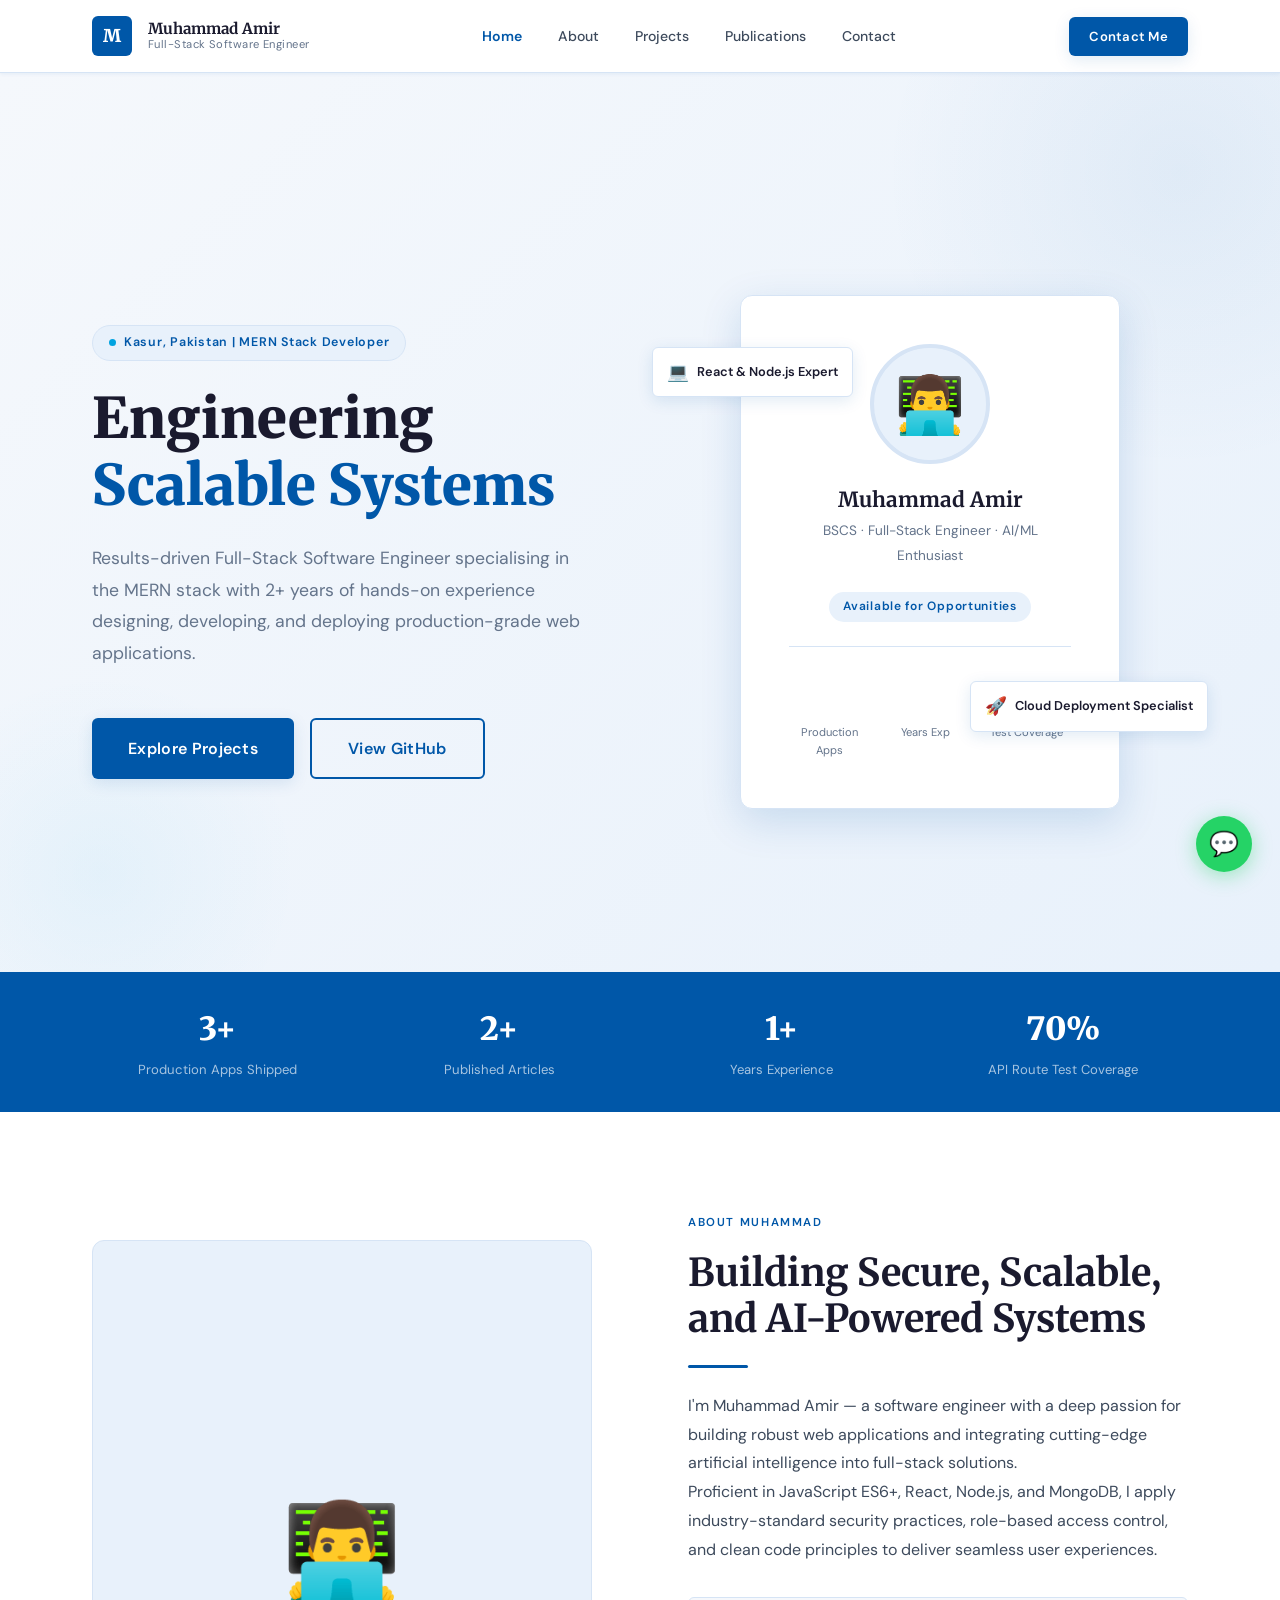
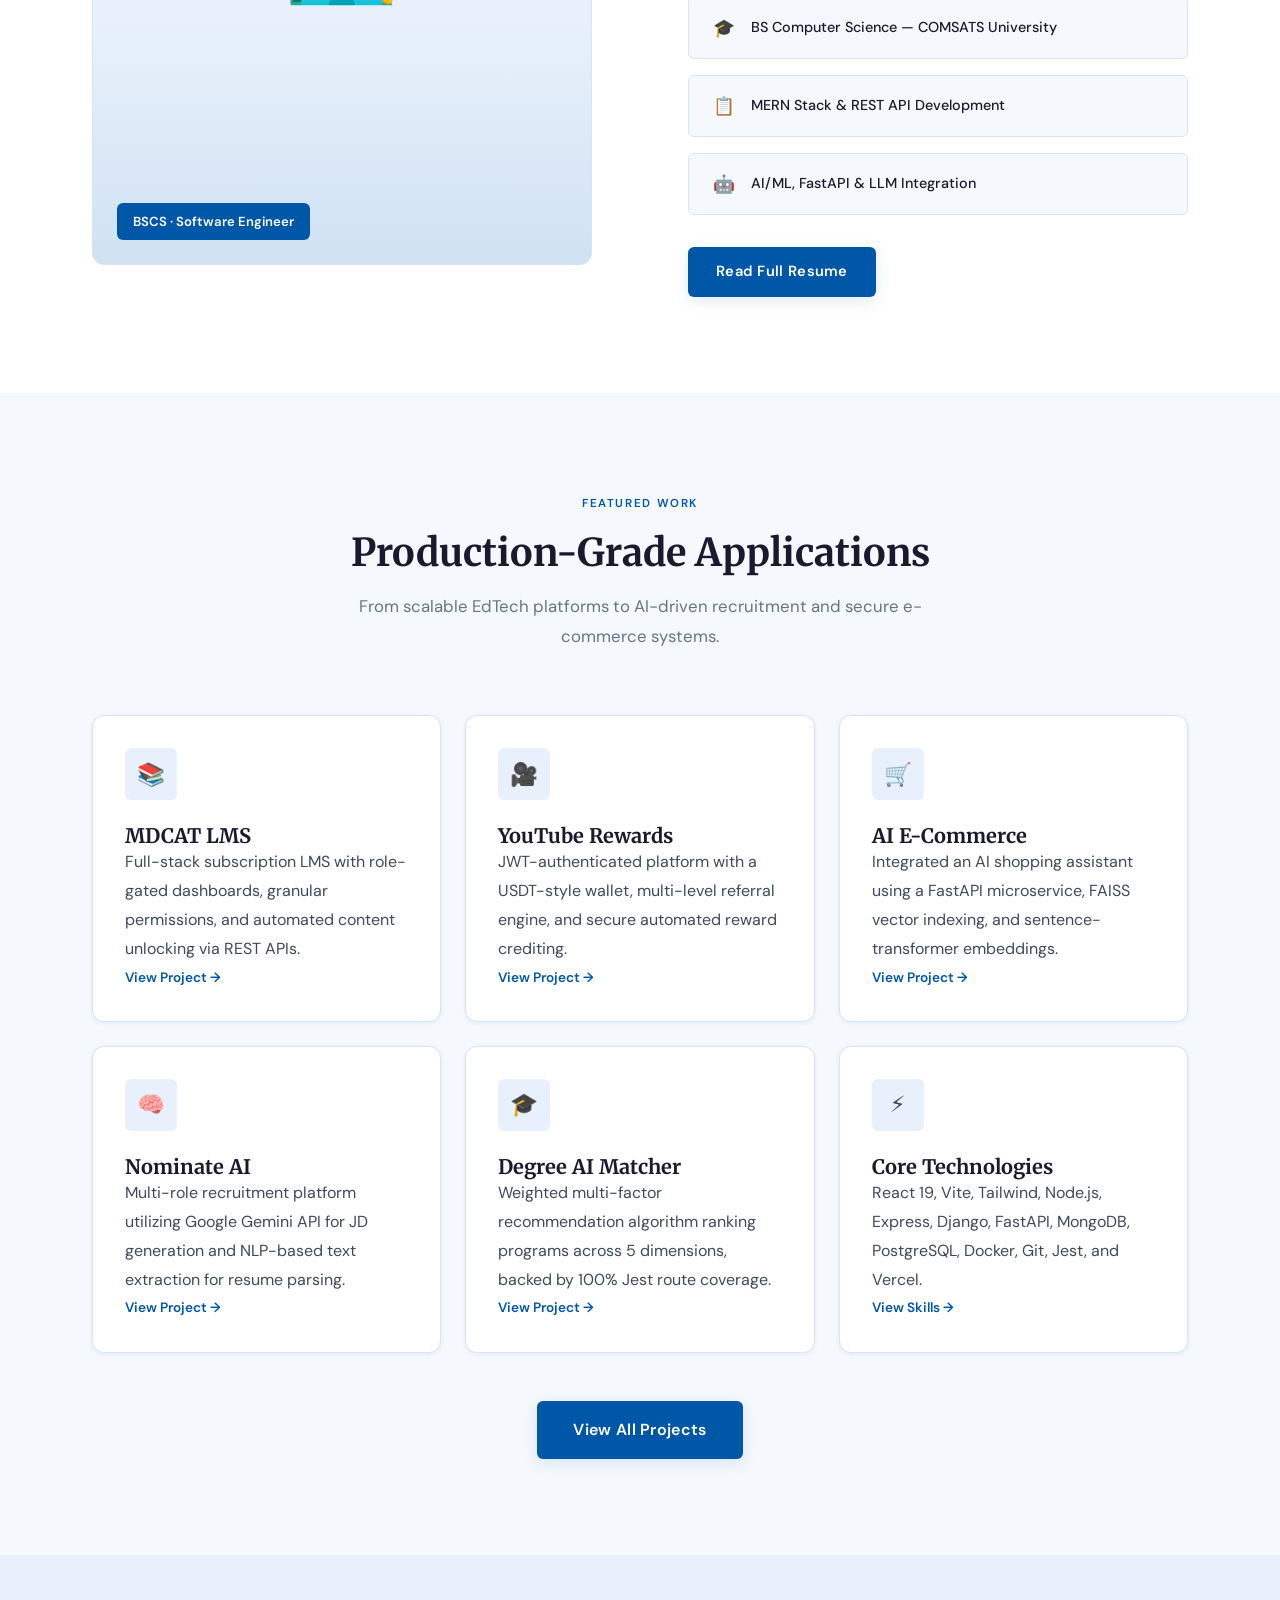
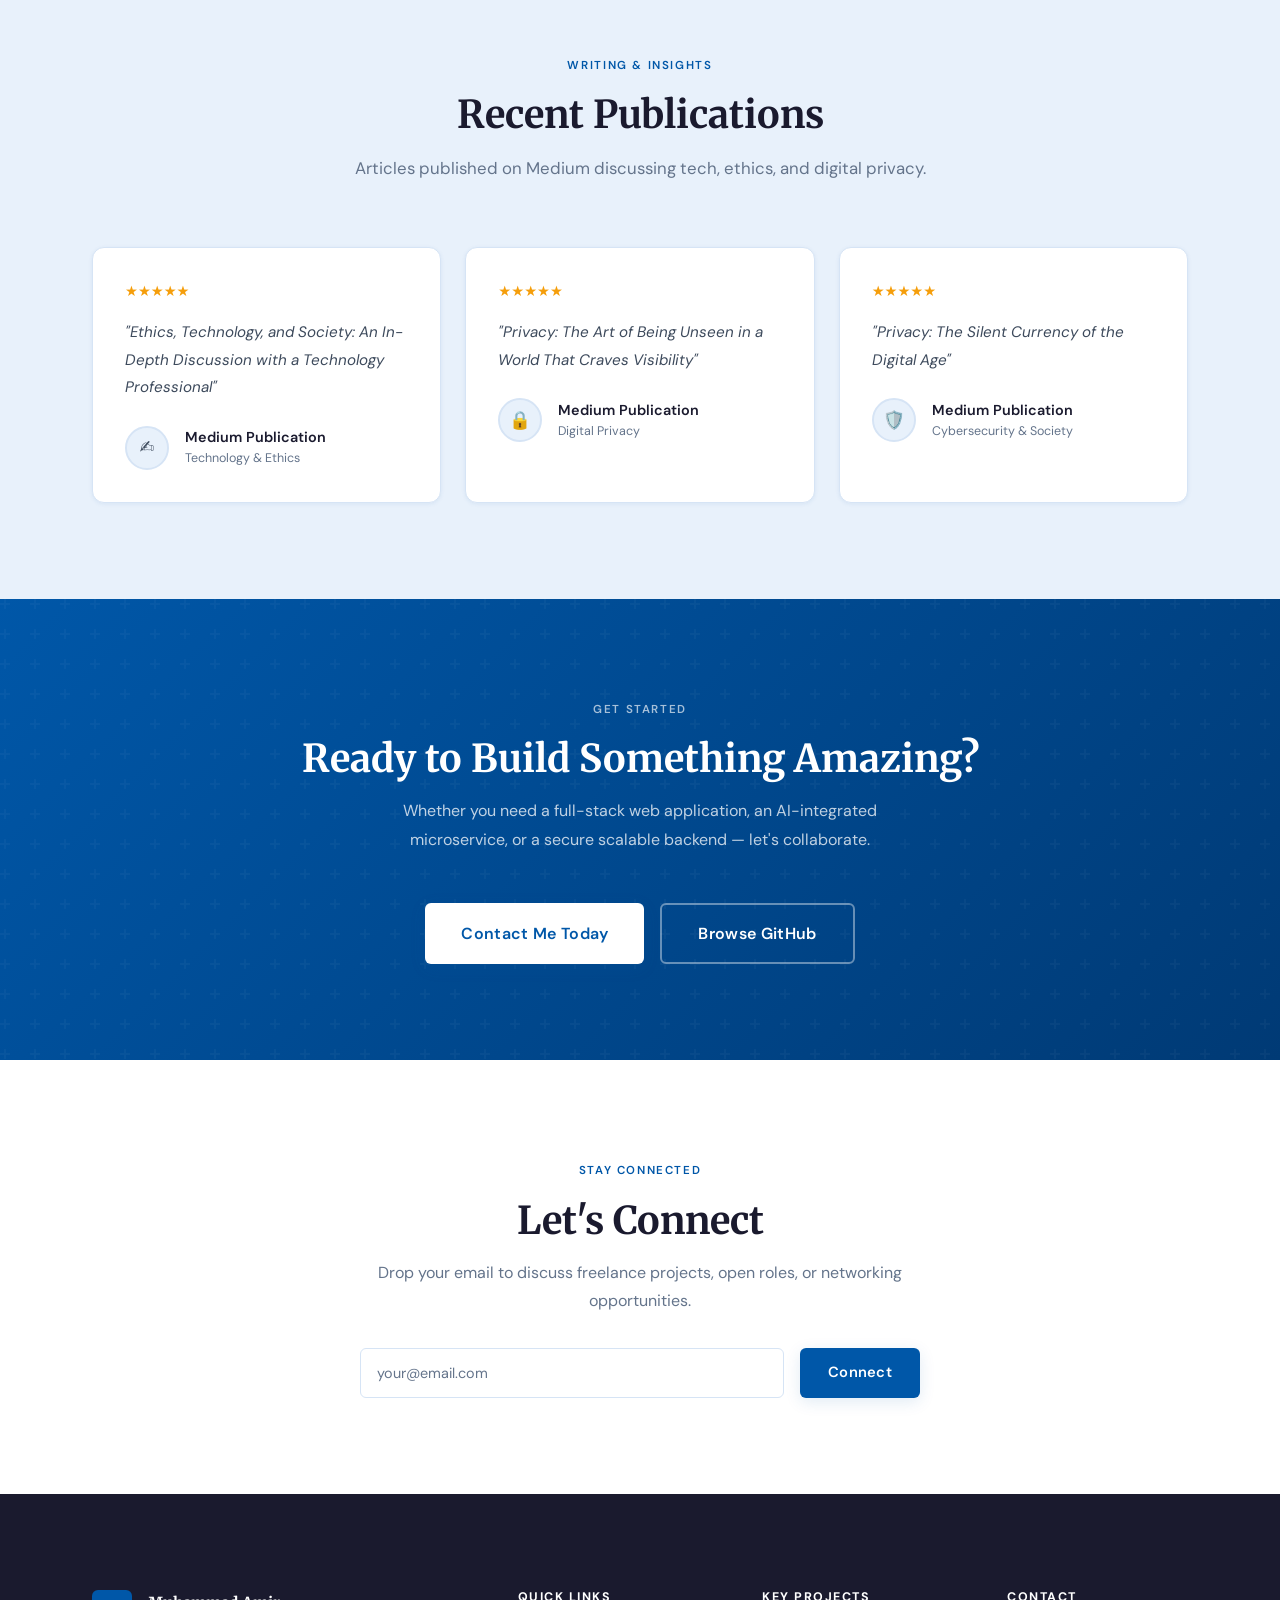
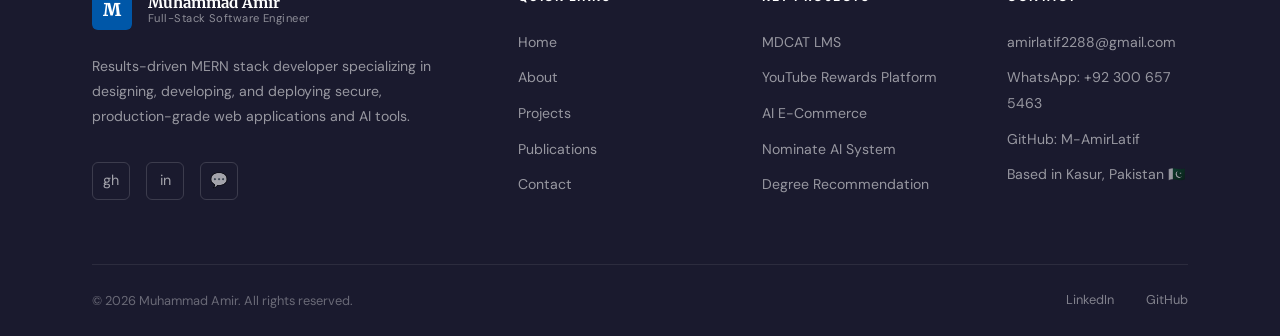
<file: index.html>
<!doctype html>
<html lang="en">
  <head>
    <meta charset="UTF-8" />
    <meta name="viewport" content="width=device-width, initial-scale=1.0" />
    <meta
      name="description"
      content="Muhammad Amir — Full-Stack Software Engineer specializing in MERN stack, React, Node.js, and AI/ML integrations."
    />
    <title>Muhammad Amir | Full-Stack Software Engineer</title>

    <!-- Google Fonts -->
    <link rel="preconnect" href="https://fonts.googleapis.com" />
    <link rel="preconnect" href="https://fonts.gstatic.com" crossorigin />
    <link
      href="https://fonts.googleapis.com/css2?family=Merriweather:wght@400;700;900&family=DM+Sans:wght@300;400;500;600&display=swap"
      rel="stylesheet"
    />

    <!-- Global CSS (always in this order) -->
    <link rel="stylesheet" href="assets/css/variables.css" />
    <link rel="stylesheet" href="assets/css/base.css" />
    <link rel="stylesheet" href="assets/css/components.css" />
    <link rel="stylesheet" href="assets/css/navbar.css" />
    <link rel="stylesheet" href="assets/css/footer.css" />

    <!-- Page CSS -->
    <link rel="stylesheet" href="assets/css/home.css" />
  </head>
  <body>
    <!-- ═══════════ NAVBAR ═══════════ -->
    <header class="navbar">
      <div class="navbar-inner">
        <a href="index.html" class="navbar-logo">
          <div class="logo-icon">M</div>
          <div class="logo-text">
            <div class="logo-name">Muhammad Amir</div>
            <div class="logo-title">Full-Stack Software Engineer</div>
          </div>
        </a>
        <nav>
          <ul class="navbar-links">
            <li><a href="index.html" class="active">Home</a></li>
            <li><a href="pages/about.html">About</a></li>
            <li><a href="pages/projects.html">Projects</a></li>
            <li><a href="pages/publications.html">Publications</a></li>
            <li><a href="pages/contact.html">Contact</a></li>
          </ul>
        </nav>
        <div class="navbar-actions">
          <a href="pages/contact.html" class="btn btn-primary btn-sm">
            Contact Me
          </a>
          <button class="nav-toggle" aria-label="Toggle menu">
            <span></span><span></span><span></span>
          </button>
        </div>
      </div>
      <div class="mobile-menu">
        <a href="index.html">Home</a>
        <a href="pages/about.html">About</a>
        <a href="pages/projects.html">Projects</a>
        <a href="pages/publications.html">Publications</a>
        <a href="pages/contact.html">Contact</a>
        <a href="pages/contact.html" class="btn btn-primary">Contact Me</a>
      </div>
    </header>

    <main style="padding-top: 72px">
      <!-- ═══════════ HERO ═══════════ -->
      <section class="hero">
        <div class="container">
          <div class="hero-grid">
            <!-- Left: Content -->
            <div class="hero-content animate">
              <div class="hero-badge">
                <span class="hero-badge-dot"></span>
                Kasur, Pakistan | MERN Stack Developer
              </div>
              <h1>Engineering <span>Scalable Systems</span></h1>
              <p>
                Results-driven Full-Stack Software Engineer specialising in the
                MERN stack with 2+ years of hands-on experience designing,
                developing, and deploying production-grade web applications.
              </p>
              <div class="hero-btns">
                <a href="pages/projects.html" class="btn btn-primary btn-lg">
                  Explore Projects
                </a>
                <a
                  href="https://github.com/M-AmirLatif"
                  target="_blank"
                  class="btn btn-outline btn-lg"
                >
                  View GitHub
                </a>
              </div>
            </div>

            <!-- Right: Visual Card -->
            <div class="hero-visual animate delay-2">
              <div class="hero-float hero-float-1">
                <span class="hero-float-icon">💻</span>
                React & Node.js Expert
              </div>
              <div class="hero-card">
                <div class="hero-avatar">👨‍💻</div>
                <h3>Muhammad Amir</h3>
                <p>BSCS · Full-Stack Engineer · AI/ML Enthusiast</p>
                <span class="badge badge-blue"
                  >Available for Opportunities</span
                >
                <div class="hero-card-stats">
                  <div>
                    <div class="stat-num" data-count="5" data-suffix="+">
                      0+
                    </div>
                    <div class="hero-stat-label">Production Apps</div>
                  </div>
                  <div>
                    <div class="stat-num" data-count="2" data-suffix="+">
                      0+
                    </div>
                    <div class="hero-stat-label">Years Exp</div>
                  </div>
                  <div>
                    <div class="stat-num" data-count="100" data-suffix="%">
                      0%
                    </div>
                    <div class="hero-stat-label">Test Coverage</div>
                  </div>
                </div>
              </div>
              <div class="hero-float hero-float-2">
                <span class="hero-float-icon">🚀</span>
                Cloud Deployment Specialist
              </div>
            </div>
          </div>
        </div>
      </section>

      <!-- ═══════════ STATS BAR ═══════════ -->
      <section class="stats-bar">
        <div class="container">
          <div class="stats-grid">
            <div class="reveal">
              <div class="stat-num" data-count="5" data-suffix="+">0+</div>
              <div class="stat-label">Production Apps Shipped</div>
            </div>
            <div class="reveal">
              <div class="stat-num" data-count="4" data-suffix="+">0+</div>
              <div class="stat-label">Published Articles</div>
            </div>
            <div class="reveal">
              <div class="stat-num" data-count="2" data-suffix="+">0+</div>
              <div class="stat-label">Years Experience</div>
            </div>
            <div class="reveal">
              <div class="stat-num" data-count="100" data-suffix="%">0%</div>
              <div class="stat-label">API Route Test Coverage</div>
            </div>
          </div>
        </div>
      </section>

      <!-- ═══════════ ABOUT PREVIEW ═══════════ -->
      <section class="section about-preview">
        <div class="container">
          <div class="about-grid">
            <!-- Image -->
            <div class="about-img-wrap reveal">
              👨‍💻
              <div class="about-tag">BSCS · Software Engineer</div>
            </div>

            <!-- Text -->
            <div class="reveal">
              <span class="label">About Muhammad</span>
              <h2>Building Secure, Scalable, and AI-Powered Systems</h2>
              <div class="divider"></div>
              <p>
                I'm Muhammad Amir — a software engineer with a deep passion for
                building robust web applications and integrating cutting-edge
                artificial intelligence into full-stack solutions.
              </p>
              <p>
                Proficient in JavaScript ES6+, React, Node.js, and MongoDB, I
                apply industry-standard security practices, role-based access
                control, and clean code principles to deliver seamless user
                experiences.
              </p>
              <div class="credential-list">
                <div class="credential-item">
                  <span class="credential-icon">🎓</span>
                  BS Computer Science — COMSATS University
                </div>
                <div class="credential-item">
                  <span class="credential-icon">📋</span>
                  MERN Stack & REST API Development
                </div>
                <div class="credential-item">
                  <span class="credential-icon">🤖</span>
                  AI/ML, FastAPI & LLM Integration
                </div>
              </div>
              <a href="pages/about.html" class="btn btn-primary">
                Read Full Resume
              </a>
            </div>
          </div>
        </div>
      </section>

      <!-- ═══════════ PROJECTS PREVIEW ═══════════ -->
      <section class="section services-preview">
        <div class="container">
          <div class="section-header center reveal">
            <span class="label">Featured Work</span>
            <h2>Production-Grade Applications</h2>
            <p>
              From scalable EdTech platforms to AI-driven recruitment and secure
              e-commerce systems.
            </p>
          </div>
          <div class="services-grid">
            <div class="card reveal">
              <div class="card-body">
                <div class="service-icon">📚</div>
                <h3>MDCAT LMS</h3>
                <p>
                  Full-stack subscription LMS with role-gated dashboards,
                  granular permissions, and automated content unlocking via REST
                  APIs.
                </p>
                <a href="pages/projects.html" class="service-link"
                  >View Project →</a
                >
              </div>
            </div>

            <div class="card reveal">
              <div class="card-body">
                <div class="service-icon">🎥</div>
                <h3>YouTube Rewards</h3>
                <p>
                  JWT-authenticated platform with a USDT-style wallet,
                  multi-level referral engine, and secure automated reward
                  crediting.
                </p>
                <a href="pages/projects.html" class="service-link"
                  >View Project →</a
                >
              </div>
            </div>

            <div class="card reveal">
              <div class="card-body">
                <div class="service-icon">🛒</div>
                <h3>AI E-Commerce</h3>
                <p>
                  Integrated an AI shopping assistant using a FastAPI
                  microservice, FAISS vector indexing, and sentence-transformer
                  embeddings.
                </p>
                <a href="pages/projects.html" class="service-link"
                  >View Project →</a
                >
              </div>
            </div>

            <div class="card reveal">
              <div class="card-body">
                <div class="service-icon">🧠</div>
                <h3>Nominate AI</h3>
                <p>
                  Multi-role recruitment platform utilizing Google Gemini API
                  for JD generation and NLP-based text extraction for resume
                  parsing.
                </p>
                <a href="pages/projects.html" class="service-link"
                  >View Project →</a
                >
              </div>
            </div>

            <div class="card reveal">
              <div class="card-body">
                <div class="service-icon">🎓</div>
                <h3>Degree AI Matcher</h3>
                <p>
                  Weighted multi-factor recommendation algorithm ranking
                  programs across 5 dimensions, backed by 100% Jest route
                  coverage.
                </p>
                <a href="pages/projects.html" class="service-link"
                  >View Project →</a
                >
              </div>
            </div>

            <div class="card reveal">
              <div class="card-body">
                <div class="service-icon">⚡</div>
                <h3>Core Technologies</h3>
                <p>
                  React 19, Vite, Tailwind, Node.js, Express, Django, FastAPI,
                  MongoDB, PostgreSQL, Docker, Git, Jest, and Vercel.
                </p>
                <a href="pages/about.html" class="service-link"
                  >View Skills →</a
                >
              </div>
            </div>
          </div>
          <div style="text-align: center; margin-top: var(--s5)">
            <a href="pages/projects.html" class="btn btn-primary btn-lg reveal">
              View All Projects
            </a>
          </div>
        </div>
      </section>

      <!-- ═══════════ PUBLICATIONS ═══════════ -->
      <section class="section testimonials">
        <div class="container">
          <div class="section-header center reveal">
            <span class="label">Writing & Insights</span>
            <h2>Recent Publications</h2>
            <p>
              Articles published on Medium discussing tech, ethics, and digital
              privacy.
            </p>
          </div>
          <div class="testimonials-grid">
            <div class="card testimonial-card reveal">
              <div class="stars">★★★★★</div>
              <blockquote>
                "Ethics, Technology, and Society: An In-Depth Discussion with a
                Technology Professional"
              </blockquote>
              <div class="testimonial-author">
                <div class="author-avatar">✍️</div>
                <div>
                  <div class="author-name">Medium Publication</div>
                  <div class="author-role">Technology & Ethics</div>
                </div>
              </div>
            </div>

            <div class="card testimonial-card reveal">
              <div class="stars">★★★★★</div>
              <blockquote>
                "Privacy: The Art of Being Unseen in a World That Craves
                Visibility"
              </blockquote>
              <div class="testimonial-author">
                <div class="author-avatar">🔒</div>
                <div>
                  <div class="author-name">Medium Publication</div>
                  <div class="author-role">Digital Privacy</div>
                </div>
              </div>
            </div>

            <div class="card testimonial-card reveal">
              <div class="stars">★★★★★</div>
              <blockquote>
                "Privacy: The Silent Currency of the Digital Age"
              </blockquote>
              <div class="testimonial-author">
                <div class="author-avatar">🛡️</div>
                <div>
                  <div class="author-name">Medium Publication</div>
                  <div class="author-role">Cybersecurity & Society</div>
                </div>
              </div>
            </div>
          </div>
        </div>
      </section>

      <!-- ═══════════ CTA BANNER ═══════════ -->
      <section class="cta-banner">
        <div class="container">
          <span class="label label--white reveal">Get Started</span>
          <h2 class="reveal">Ready to Build Something Amazing?</h2>
          <p class="reveal">
            Whether you need a full-stack web application, an AI-integrated
            microservice, or a secure scalable backend — let's collaborate.
          </p>
          <div class="cta-btns reveal">
            <a href="pages/contact.html" class="btn btn-white btn-lg">
              Contact Me Today
            </a>
            <a
              href="https://github.com/M-AmirLatif"
              target="_blank"
              class="btn btn-lg"
              style="
                border: 2px solid rgba(255, 255, 255, 0.4);
                color: white;
                background: transparent;
              "
            >
              Browse GitHub
            </a>
          </div>
        </div>
      </section>

      <!-- ═══════════ NEWSLETTER ═══════════ -->
      <section class="section newsletter">
        <div class="container">
          <div class="newsletter-inner reveal">
            <span class="label">Stay Connected</span>
            <h2>Let's Connect</h2>
            <p>
              Drop your email to discuss freelance projects, open roles, or
              networking opportunities.
            </p>
            <div class="newsletter-form">
              <input
                type="email"
                class="form-control"
                placeholder="your@email.com"
              />
              <a href="#" class="btn btn-primary">Connect</a>
            </div>
          </div>
        </div>
      </section>
    </main>

    <!-- ═══════════ WHATSAPP + FOOTER ═══════════ -->
    <a
      href="https://wa.me/923006575463"
      target="_blank"
      class="whatsapp-float"
      title="Chat on WhatsApp"
    >
      💬
      <span class="whatsapp-tooltip">Chat on WhatsApp</span>
    </a>

    <footer class="footer">
      <div class="container">
        <div class="footer-grid">
          <div class="footer-brand">
            <a href="index.html" class="navbar-logo">
              <div class="logo-icon">M</div>
              <div class="logo-text">
                <div class="logo-name">Muhammad Amir</div>
                <div class="logo-title">Full-Stack Software Engineer</div>
              </div>
            </a>
            <p>
              Results-driven MERN stack developer specializing in designing,
              developing, and deploying secure, production-grade web
              applications and AI tools.
            </p>
            <div class="footer-social">
              <a
                href="https://github.com/M-AmirLatif"
                target="_blank"
                class="social-icon"
                title="GitHub"
                >gh</a
              >
              <a
                href="https://linkedin.com/in/muhammad-amir-dev"
                target="_blank"
                class="social-icon"
                title="LinkedIn"
                >in</a
              >
              <a
                href="https://wa.me/923006575463"
                class="social-icon"
                title="WhatsApp"
                >💬</a
              >
            </div>
          </div>
          <div class="footer-col">
            <h5>Quick Links</h5>
            <ul>
              <li><a href="index.html">Home</a></li>
              <li><a href="pages/about.html">About</a></li>
              <li><a href="pages/projects.html">Projects</a></li>
              <li><a href="pages/publications.html">Publications</a></li>
              <li><a href="pages/contact.html">Contact</a></li>
            </ul>
          </div>
          <div class="footer-col">
            <h5>Key Projects</h5>
            <ul>
              <li><a href="pages/projects.html">MDCAT LMS</a></li>
              <li>
                <a href="pages/projects.html">YouTube Rewards Platform</a>
              </li>
              <li><a href="pages/projects.html">AI E-Commerce</a></li>
              <li><a href="pages/projects.html">Nominate AI System</a></li>
              <li><a href="pages/projects.html">Degree Recommendation</a></li>
            </ul>
          </div>
          <div class="footer-col">
            <h5>Contact</h5>
            <ul>
              <li>
                <a href="mailto:amirlatif2288@gmail.com"
                  >amirlatif2288@gmail.com</a
                >
              </li>
              <li>
                <a href="https://wa.me/923006575463"
                  >WhatsApp: +92 300 657 5463</a
                >
              </li>
              <li>
                <a href="https://github.com/M-AmirLatif">GitHub: M-AmirLatif</a>
              </li>
              <li><a href="#">Based in Kasur, Pakistan 🇵🇰</a></li>
            </ul>
          </div>
        </div>
        <div class="footer-bottom">
          <p>© 2026 Muhammad Amir. All rights reserved.</p>
          <div class="footer-bottom-links">
            <a href="https://linkedin.com/in/muhammad-amir-dev">LinkedIn</a>
            <a href="https://github.com/M-AmirLatif">GitHub</a>
          </div>
        </div>
      </div>
    </footer>

    <!-- JS -->
    <script src="assets/js/main.js"></script>
  </body>
</html>
</file>
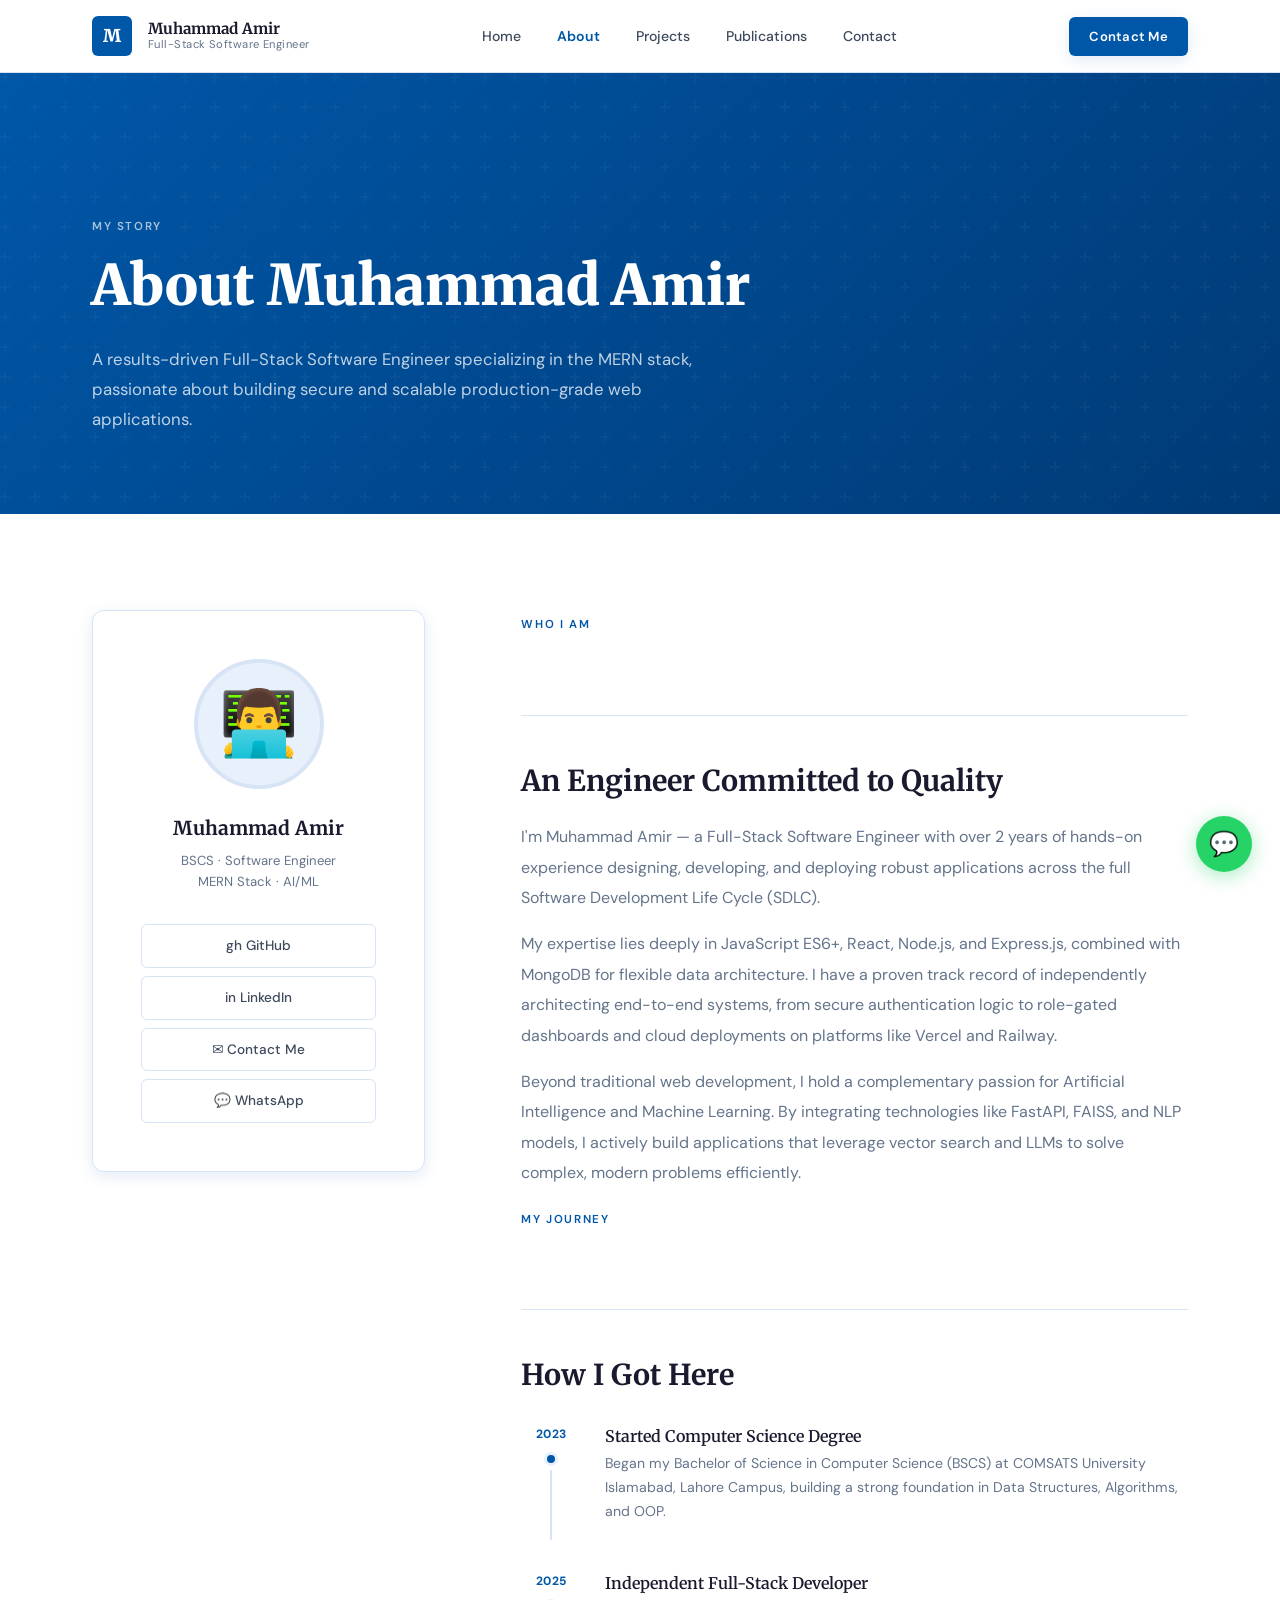
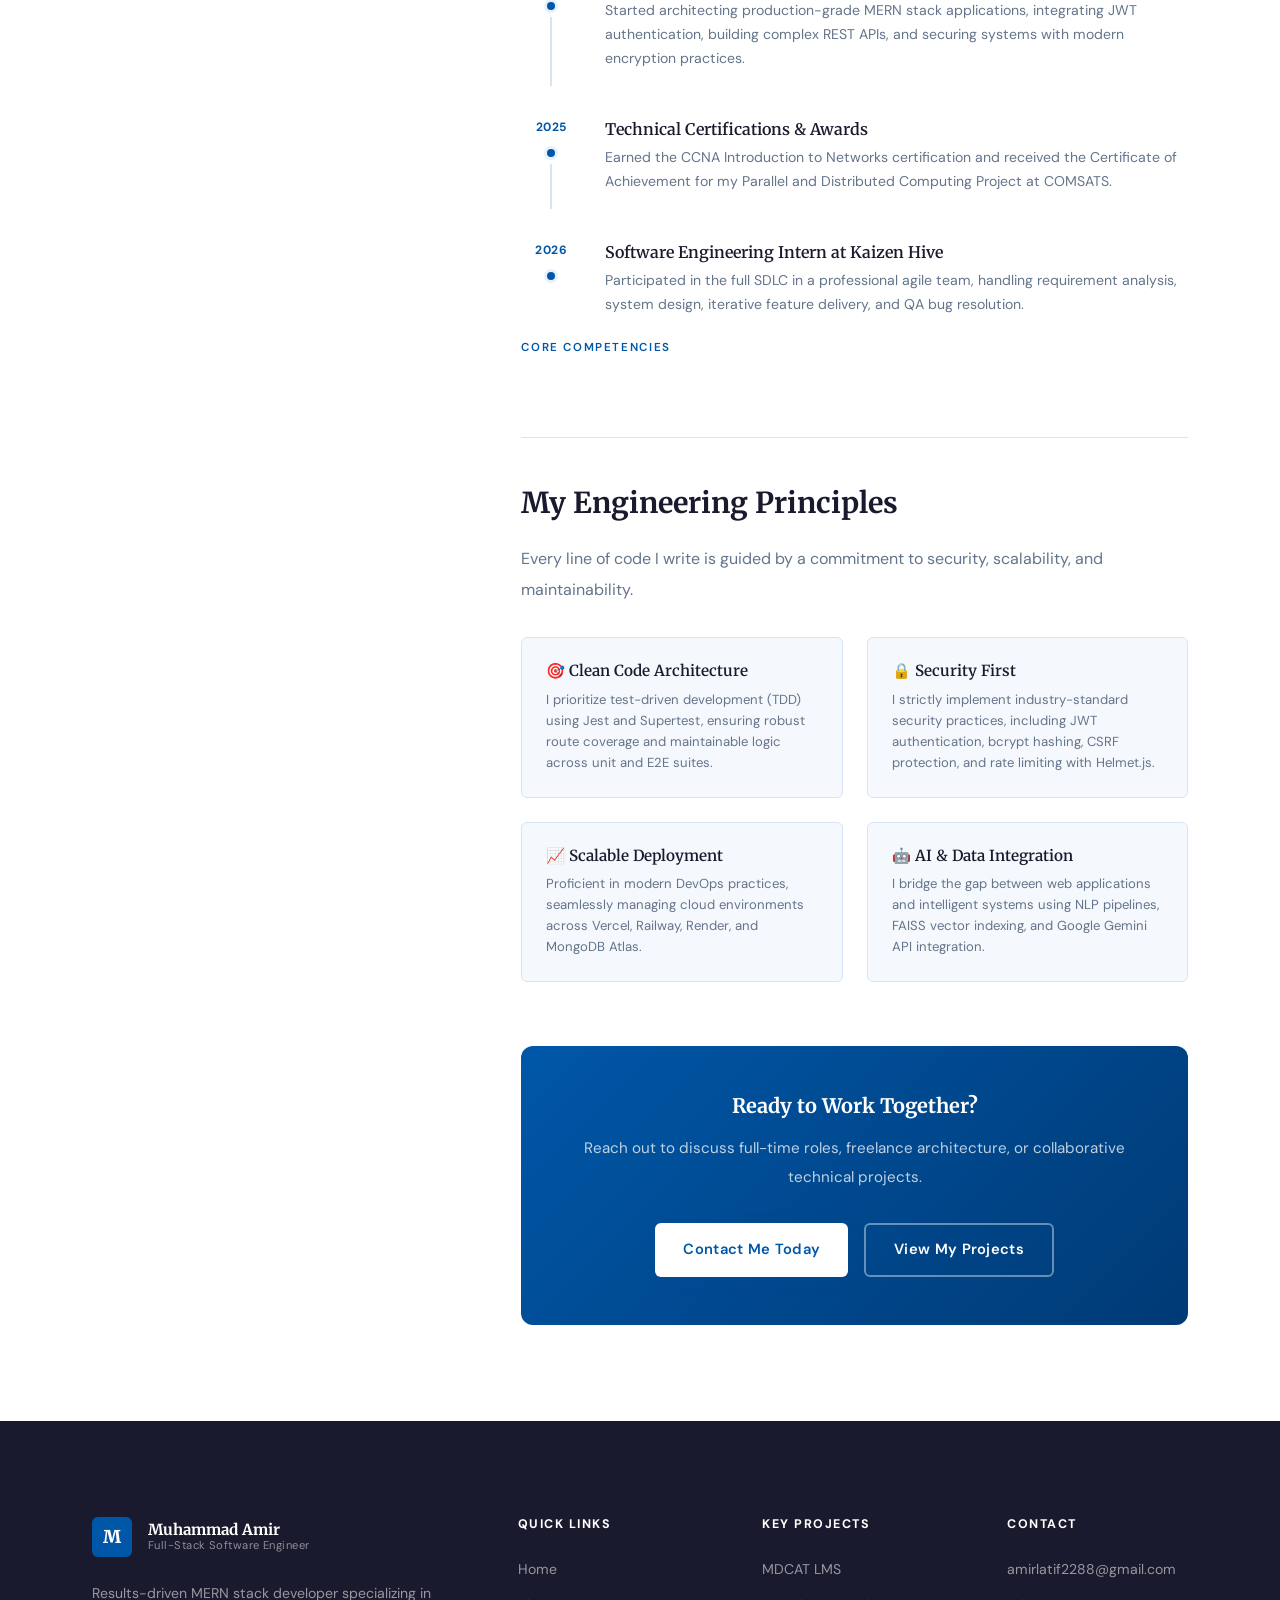
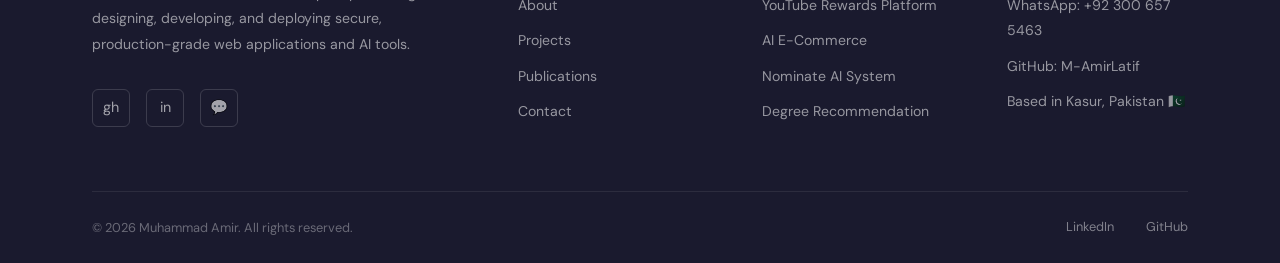
<file: pages/about.html>
<!doctype html>
<html lang="en">
  <head>
    <meta charset="UTF-8" />
    <meta name="viewport" content="width=device-width, initial-scale=1.0" />
    <meta
      name="description"
      content="About Muhammad Amir — Full-Stack Software Engineer (MERN Stack)."
    />
    <title>About | Muhammad Amir</title>

    <!-- Google Fonts -->
    <link rel="preconnect" href="https://fonts.googleapis.com" />
    <link rel="preconnect" href="https://fonts.gstatic.com" crossorigin />
    <link
      href="https://fonts.googleapis.com/css2?family=Merriweather:wght@400;700;900&family=DM+Sans:wght@300;400;500;600&display=swap"
      rel="stylesheet"
    />

    <!-- Global CSS -->
    <link rel="stylesheet" href="../assets/css/variables.css" />
    <link rel="stylesheet" href="../assets/css/base.css" />
    <link rel="stylesheet" href="../assets/css/components.css" />
    <link rel="stylesheet" href="../assets/css/navbar.css" />
    <link rel="stylesheet" href="../assets/css/footer.css" />

    <!-- Page CSS -->
    <link rel="stylesheet" href="../assets/css/about.css" />
  </head>
  <body>
    <!-- ═══════════ NAVBAR ═══════════ -->
    <header class="navbar">
      <div class="navbar-inner">
        <a href="../index.html" class="navbar-logo">
          <div class="logo-icon">M</div>
          <div class="logo-text">
            <div class="logo-name">Muhammad Amir</div>
            <div class="logo-title">Full-Stack Software Engineer</div>
          </div>
        </a>
        <nav>
          <ul class="navbar-links">
            <li><a href="../index.html">Home</a></li>
            <li><a href="about.html" class="active">About</a></li>
            <li><a href="projects.html">Projects</a></li>
            <li><a href="publications.html">Publications</a></li>
            <li><a href="contact.html">Contact</a></li>
          </ul>
        </nav>
        <div class="navbar-actions">
          <a href="contact.html" class="btn btn-primary btn-sm"> Contact Me </a>
          <button class="nav-toggle" aria-label="Toggle menu">
            <span></span><span></span><span></span>
          </button>
        </div>
      </div>
      <div class="mobile-menu">
        <a href="../index.html">Home</a>
        <a href="about.html">About</a>
        <a href="projects.html">Projects</a>
        <a href="publications.html">Publications</a>
        <a href="contact.html">Contact</a>
        <a href="contact.html" class="btn btn-primary">Contact Me</a>
      </div>
    </header>

    <main style="padding-top: 72px">
      <!-- ═══════════ PAGE HERO ═══════════ -->
      <section class="page-hero">
        <div class="container">
          <span class="label label--white animate">My Story</span>
          <h1 class="animate delay-1">About Muhammad Amir</h1>
          <p class="animate delay-2">
            A results-driven Full-Stack Software Engineer specializing in the
            MERN stack, passionate about building secure and scalable
            production-grade web applications.
          </p>
        </div>
      </section>

      <!-- ═══════════ ABOUT MAIN ═══════════ -->
      <section class="section">
        <div class="container">
          <div class="about-layout">
            <!-- ── Sidebar ── -->
            <div class="about-sidebar reveal">
              <div class="profile-card">
                <div class="profile-avatar">👨‍💻</div>
                <div class="profile-name">Muhammad Amir</div>
                <div class="profile-title">
                  BSCS · Software Engineer<br />MERN Stack · AI/ML
                </div>
                <div class="profile-links">
                  <a
                    href="https://github.com/M-AmirLatif"
                    target="_blank"
                    class="profile-link"
                    >gh GitHub</a
                  >
                  <a
                    href="https://linkedin.com/in/muhammad-amir-dev"
                    target="_blank"
                    class="profile-link"
                    >in LinkedIn</a
                  >
                  <a href="contact.html" class="profile-link">✉ Contact Me</a>
                  <a
                    href="https://wa.me/923006575463"
                    target="_blank"
                    class="profile-link"
                    >💬 WhatsApp</a
                  >
                </div>
              </div>
            </div>

            <!-- ── Main Body ── -->
            <div class="about-body">
              <!-- Who I Am -->
              <div class="reveal">
                <span class="label">Who I Am</span>
                <h2>An Engineer Committed to Quality</h2>
                <p>
                  I'm Muhammad Amir — a Full-Stack Software Engineer with over 2
                  years of hands-on experience designing, developing, and
                  deploying robust applications across the full Software
                  Development Life Cycle (SDLC).
                </p>
                <p>
                  My expertise lies deeply in JavaScript ES6+, React, Node.js,
                  and Express.js, combined with MongoDB for flexible data
                  architecture. I have a proven track record of independently
                  architecting end-to-end systems, from secure authentication
                  logic to role-gated dashboards and cloud deployments on
                  platforms like Vercel and Railway.
                </p>
                <p>
                  Beyond traditional web development, I hold a complementary
                  passion for Artificial Intelligence and Machine Learning. By
                  integrating technologies like FastAPI, FAISS, and NLP models,
                  I actively build applications that leverage vector search and
                  LLMs to solve complex, modern problems efficiently.
                </p>
              </div>

              <!-- Journey / Timeline -->
              <div class="reveal">
                <span class="label">My Journey</span>
                <h2>How I Got Here</h2>
                <div class="timeline">
                  <div class="timeline-item">
                    <div class="timeline-left">
                      <div class="timeline-year">2023</div>
                      <div class="timeline-dot"></div>
                      <div class="timeline-line"></div>
                    </div>
                    <div class="timeline-content">
                      <h4>Started Computer Science Degree</h4>
                      <p>
                        Began my Bachelor of Science in Computer Science (BSCS)
                        at COMSATS University Islamabad, Lahore Campus, building
                        a strong foundation in Data Structures, Algorithms, and
                        OOP.
                      </p>
                    </div>
                  </div>

                  <div class="timeline-item">
                    <div class="timeline-left">
                      <div class="timeline-year">2025</div>
                      <div class="timeline-dot"></div>
                      <div class="timeline-line"></div>
                    </div>
                    <div class="timeline-content">
                      <h4>Independent Full-Stack Developer</h4>
                      <p>
                        Started architecting production-grade MERN stack
                        applications, integrating JWT authentication, building
                        complex REST APIs, and securing systems with modern
                        encryption practices.
                      </p>
                    </div>
                  </div>

                  <div class="timeline-item">
                    <div class="timeline-left">
                      <div class="timeline-year">2025</div>
                      <div class="timeline-dot"></div>
                      <div class="timeline-line"></div>
                    </div>
                    <div class="timeline-content">
                      <h4>Technical Certifications & Awards</h4>
                      <p>
                        Earned the CCNA Introduction to Networks certification
                        and received the Certificate of Achievement for my
                        Parallel and Distributed Computing Project at COMSATS.
                      </p>
                    </div>
                  </div>

                  <div class="timeline-item">
                    <div class="timeline-left">
                      <div class="timeline-year">2026</div>
                      <div class="timeline-dot"></div>
                      <div class="timeline-line"></div>
                    </div>
                    <div class="timeline-content">
                      <h4>Software Engineering Intern at Kaizen Hive</h4>
                      <p>
                        Participated in the full SDLC in a professional agile
                        team, handling requirement analysis, system design,
                        iterative feature delivery, and QA bug resolution.
                      </p>
                    </div>
                  </div>
                </div>
              </div>

              <!-- Values -->
              <div class="reveal">
                <span class="label">Core Competencies</span>
                <h2>My Engineering Principles</h2>
                <p>
                  Every line of code I write is guided by a commitment to
                  security, scalability, and maintainability.
                </p>
                <div class="values-grid">
                  <div class="value-card">
                    <h4>🎯 Clean Code Architecture</h4>
                    <p>
                      I prioritize test-driven development (TDD) using Jest and
                      Supertest, ensuring robust route coverage and maintainable
                      logic across unit and E2E suites.
                    </p>
                  </div>
                  <div class="value-card">
                    <h4>🔒 Security First</h4>
                    <p>
                      I strictly implement industry-standard security practices,
                      including JWT authentication, bcrypt hashing, CSRF
                      protection, and rate limiting with Helmet.js.
                    </p>
                  </div>
                  <div class="value-card">
                    <h4>📈 Scalable Deployment</h4>
                    <p>
                      Proficient in modern DevOps practices, seamlessly managing
                      cloud environments across Vercel, Railway, Render, and
                      MongoDB Atlas.
                    </p>
                  </div>
                  <div class="value-card">
                    <h4>🤖 AI & Data Integration</h4>
                    <p>
                      I bridge the gap between web applications and intelligent
                      systems using NLP pipelines, FAISS vector indexing, and
                      Google Gemini API integration.
                    </p>
                  </div>
                </div>
              </div>

              <!-- CTA Strip -->
              <div class="about-cta reveal">
                <h3>Ready to Work Together?</h3>
                <p>
                  Reach out to discuss full-time roles, freelance architecture,
                  or collaborative technical projects.
                </p>
                <div class="about-cta-btns">
                  <a href="contact.html" class="btn btn-white">
                    Contact Me Today
                  </a>
                  <a
                    href="projects.html"
                    class="btn"
                    style="
                      border: 2px solid rgba(255, 255, 255, 0.4);
                      color: white;
                      background: transparent;
                    "
                  >
                    View My Projects
                  </a>
                </div>
              </div>
            </div>
          </div>
        </div>
      </section>
    </main>

    <!-- ═══════════ WHATSAPP + FOOTER ═══════════ -->
    <a
      href="https://wa.me/923006575463"
      target="_blank"
      class="whatsapp-float"
      title="Chat on WhatsApp"
    >
      💬
      <span class="whatsapp-tooltip">Chat on WhatsApp</span>
    </a>

    <footer class="footer">
      <div class="container">
        <div class="footer-grid">
          <div class="footer-brand">
            <a href="../index.html" class="navbar-logo">
              <div class="logo-icon">M</div>
              <div class="logo-text">
                <div class="logo-name">Muhammad Amir</div>
                <div class="logo-title">Full-Stack Software Engineer</div>
              </div>
            </a>
            <p>
              Results-driven MERN stack developer specializing in designing,
              developing, and deploying secure, production-grade web
              applications and AI tools.
            </p>
            <div class="footer-social">
              <a
                href="https://github.com/M-AmirLatif"
                target="_blank"
                class="social-icon"
                title="GitHub"
                >gh</a
              >
              <a
                href="https://linkedin.com/in/muhammad-amir-dev"
                target="_blank"
                class="social-icon"
                title="LinkedIn"
                >in</a
              >
              <a
                href="https://wa.me/923006575463"
                class="social-icon"
                title="WhatsApp"
                >💬</a
              >
            </div>
          </div>
          <div class="footer-col">
            <h5>Quick Links</h5>
            <ul>
              <li><a href="../index.html">Home</a></li>
              <li><a href="about.html">About</a></li>
              <li><a href="projects.html">Projects</a></li>
              <li><a href="publications.html">Publications</a></li>
              <li><a href="contact.html">Contact</a></li>
            </ul>
          </div>
          <div class="footer-col">
            <h5>Key Projects</h5>
            <ul>
              <li><a href="projects.html">MDCAT LMS</a></li>
              <li><a href="projects.html">YouTube Rewards Platform</a></li>
              <li><a href="projects.html">AI E-Commerce</a></li>
              <li><a href="projects.html">Nominate AI System</a></li>
              <li><a href="projects.html">Degree Recommendation</a></li>
            </ul>
          </div>
          <div class="footer-col">
            <h5>Contact</h5>
            <ul>
              <li>
                <a href="mailto:amirlatif2288@gmail.com"
                  >amirlatif2288@gmail.com</a
                >
              </li>
              <li>
                <a href="https://wa.me/923006575463"
                  >WhatsApp: +92 300 657 5463</a
                >
              </li>
              <li>
                <a href="https://github.com/M-AmirLatif" target="_blank"
                  >GitHub: M-AmirLatif</a
                >
              </li>
              <li><a href="#">Based in Kasur, Pakistan 🇵🇰</a></li>
            </ul>
          </div>
        </div>
        <div class="footer-bottom">
          <p>© 2026 Muhammad Amir. All rights reserved.</p>
          <div class="footer-bottom-links">
            <a href="https://linkedin.com/in/muhammad-amir-dev" target="_blank"
              >LinkedIn</a
            >
            <a href="https://github.com/M-AmirLatif" target="_blank">GitHub</a>
          </div>
        </div>
      </div>
    </footer>

    <!-- JS -->
    <script src="../assets/js/main.js"></script>
  </body>
</html>
</file>
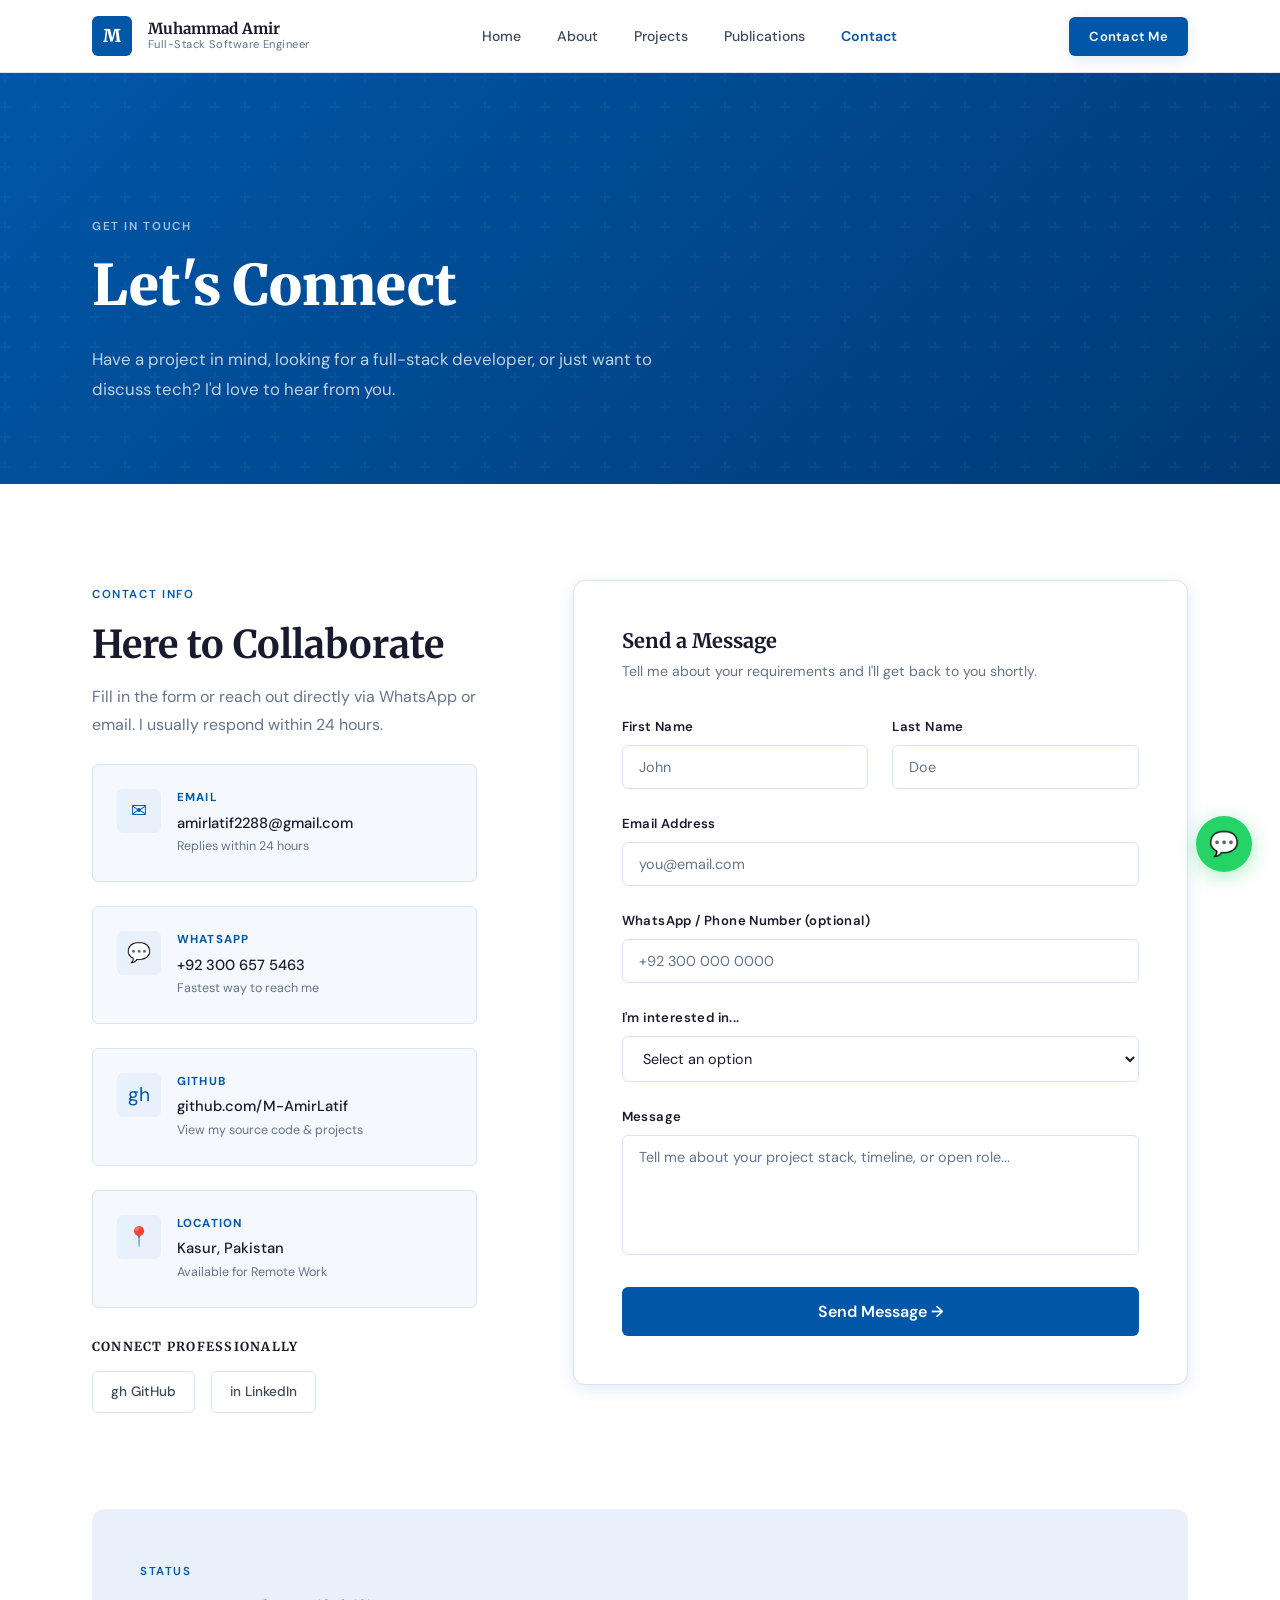
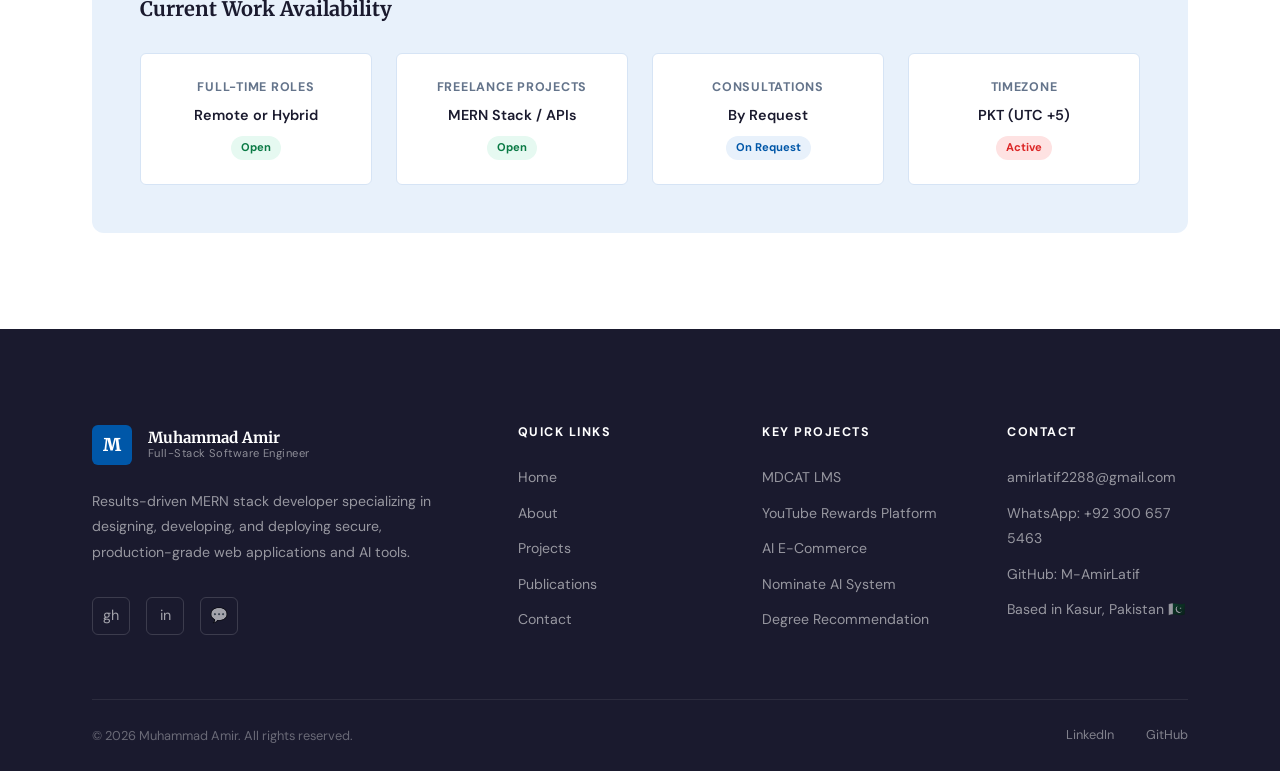
<file: pages/contact.html>
<!doctype html>
<html lang="en">
  <head>
    <meta charset="UTF-8" />
    <meta name="viewport" content="width=device-width, initial-scale=1.0" />
    <meta
      name="description"
      content="Contact Muhammad Amir — Full-Stack Software Engineer."
    />
    <title>Contact | Muhammad Amir</title>

    <link rel="preconnect" href="https://fonts.googleapis.com" />
    <link rel="preconnect" href="https://fonts.gstatic.com" crossorigin />
    <link
      href="https://fonts.googleapis.com/css2?family=Merriweather:wght@400;700;900&family=DM+Sans:wght@300;400;500;600&display=swap"
      rel="stylesheet"
    />

    <link rel="stylesheet" href="../assets/css/variables.css" />
    <link rel="stylesheet" href="../assets/css/base.css" />
    <link rel="stylesheet" href="../assets/css/components.css" />
    <link rel="stylesheet" href="../assets/css/navbar.css" />
    <link rel="stylesheet" href="../assets/css/footer.css" />
    <link rel="stylesheet" href="../assets/css/contact.css" />
  </head>
  <body>
    <!-- ═══════════ NAVBAR ═══════════ -->
    <header class="navbar">
      <div class="navbar-inner">
        <a href="../index.html" class="navbar-logo">
          <div class="logo-icon">M</div>
          <div class="logo-text">
            <div class="logo-name">Muhammad Amir</div>
            <div class="logo-title">Full-Stack Software Engineer</div>
          </div>
        </a>
        <nav>
          <ul class="navbar-links">
            <li><a href="../index.html">Home</a></li>
            <li><a href="about.html">About</a></li>
            <li><a href="projects.html">Projects</a></li>
            <li><a href="publications.html">Publications</a></li>
            <li><a href="contact.html" class="active">Contact</a></li>
          </ul>
        </nav>
        <div class="navbar-actions">
          <a href="contact.html" class="btn btn-primary btn-sm"> Contact Me </a>
          <button class="nav-toggle" aria-label="Toggle menu">
            <span></span><span></span><span></span>
          </button>
        </div>
      </div>
      <div class="mobile-menu">
        <a href="../index.html">Home</a>
        <a href="about.html">About</a>
        <a href="projects.html">Projects</a>
        <a href="publications.html">Publications</a>
        <a href="contact.html">Contact</a>
        <a href="contact.html" class="btn btn-primary">Contact Me</a>
      </div>
    </header>

    <main style="padding-top: 72px">
      <!-- ═══════════ PAGE HERO ═══════════ -->
      <section class="page-hero">
        <div class="container">
          <span class="label label--white animate">Get In Touch</span>
          <h1 class="animate delay-1">Let's Connect</h1>
          <p class="animate delay-2">
            Have a project in mind, looking for a full-stack developer, or just
            want to discuss tech? I'd love to hear from you.
          </p>
        </div>
      </section>

      <!-- ═══════════ CONTACT MAIN ═══════════ -->
      <section class="section">
        <div class="container">
          <div class="contact-layout">
            <!-- ── Info Side ── -->
            <div class="contact-info">
              <div class="contact-intro reveal">
                <span class="label">Contact Info</span>
                <h2>Here to Collaborate</h2>
                <p>
                  Fill in the form or reach out directly via WhatsApp or email.
                  I usually respond within 24 hours.
                </p>
              </div>

              <div class="info-card reveal">
                <div class="info-icon">✉️</div>
                <div>
                  <div class="info-title">Email</div>
                  <div class="info-value">amirlatif2288@gmail.com</div>
                  <div class="info-sub">Replies within 24 hours</div>
                </div>
              </div>

              <div class="info-card reveal">
                <div class="info-icon">💬</div>
                <div>
                  <div class="info-title">WhatsApp</div>
                  <div class="info-value">+92 300 657 5463</div>
                  <div class="info-sub">Fastest way to reach me</div>
                </div>
              </div>

              <div class="info-card reveal">
                <div class="info-icon">gh</div>
                <div>
                  <div class="info-title">GitHub</div>
                  <div class="info-value">github.com/M-AmirLatif</div>
                  <div class="info-sub">View my source code & projects</div>
                </div>
              </div>

              <div class="info-card reveal">
                <div class="info-icon">📍</div>
                <div>
                  <div class="info-title">Location</div>
                  <div class="info-value">Kasur, Pakistan</div>
                  <div class="info-sub">Available for Remote Work</div>
                </div>
              </div>

              <div class="contact-socials reveal">
                <h4>Connect Professionally</h4>
                <div class="social-row">
                  <a
                    href="https://github.com/M-AmirLatif"
                    target="_blank"
                    class="social-btn"
                    >gh GitHub</a
                  >
                  <a
                    href="https://linkedin.com/in/muhammad-amir-dev"
                    target="_blank"
                    class="social-btn"
                    >in LinkedIn</a
                  >
                </div>
              </div>
            </div>

            <!-- ── Form Side ── -->
            <div class="contact-form-card reveal">
              <h3>Send a Message</h3>
              <p class="form-sub">
                Tell me about your requirements and I'll get back to you
                shortly.
              </p>

              <div class="form-row">
                <div class="form-group">
                  <label>First Name</label>
                  <input
                    type="text"
                    class="form-control"
                    placeholder="John"
                    id="firstName"
                  />
                </div>
                <div class="form-group">
                  <label>Last Name</label>
                  <input
                    type="text"
                    class="form-control"
                    placeholder="Doe"
                    id="lastName"
                  />
                </div>
              </div>

              <div class="form-group">
                <label>Email Address</label>
                <input
                  type="email"
                  class="form-control"
                  placeholder="you@email.com"
                  id="email"
                />
              </div>

              <div class="form-group">
                <label>WhatsApp / Phone Number (optional)</label>
                <input
                  type="tel"
                  class="form-control"
                  placeholder="+92 300 000 0000"
                  id="phone"
                />
              </div>

              <div class="form-group">
                <label>I'm interested in...</label>
                <select class="form-control" id="service">
                  <option value="">Select an option</option>
                  <option>Full-Stack Web Development</option>
                  <option>Backend & REST API Design</option>
                  <option>AI & LLM Integration</option>
                  <option>Job Opportunity / Hiring</option>
                  <option>Other / General Inquiry</option>
                </select>
              </div>

              <div class="form-group">
                <label>Message</label>
                <textarea
                  class="form-control"
                  id="message"
                  placeholder="Tell me about your project stack, timeline, or open role..."
                ></textarea>
              </div>

              <button
                class="submit-btn"
                id="submitBtn"
                onclick="handleSubmit()"
              >
                Send Message →
              </button>

              <div class="success-msg" id="successMsg">
                ✓ Message sent! I'll get back to you within 24 hours.
              </div>
            </div>
          </div>

          <!-- ── Availability Strip ── -->
          <div class="availability-strip reveal">
            <span class="label">Status</span>
            <h3>Current Work Availability</h3>
            <div class="availability-grid">
              <div class="avail-card">
                <div class="avail-day">Full-Time Roles</div>
                <div class="avail-time">Remote or Hybrid</div>
                <span class="avail-badge avail-open">Open</span>
              </div>
              <div class="avail-card">
                <div class="avail-day">Freelance Projects</div>
                <div class="avail-time">MERN Stack / APIs</div>
                <span class="avail-badge avail-open">Open</span>
              </div>
              <div class="avail-card">
                <div class="avail-day">Consultations</div>
                <div class="avail-time">By Request</div>
                <span class="avail-badge avail-request">On Request</span>
              </div>
              <div class="avail-card">
                <div class="avail-day">Timezone</div>
                <div class="avail-time">PKT (UTC +5)</div>
                <span class="avail-badge avail-closed">Active</span>
              </div>
            </div>
          </div>
        </div>
      </section>
    </main>

    <!-- ═══════════ WHATSAPP + FOOTER ═══════════ -->
    <a
      href="https://wa.me/923006575463"
      target="_blank"
      class="whatsapp-float"
      title="Chat on WhatsApp"
    >
      💬
      <span class="whatsapp-tooltip">Chat on WhatsApp</span>
    </a>

    <footer class="footer">
      <div class="container">
        <div class="footer-grid">
          <div class="footer-brand">
            <a href="../index.html" class="navbar-logo">
              <div class="logo-icon">M</div>
              <div class="logo-text">
                <div class="logo-name">Muhammad Amir</div>
                <div class="logo-title">Full-Stack Software Engineer</div>
              </div>
            </a>
            <p>
              Results-driven MERN stack developer specializing in designing,
              developing, and deploying secure, production-grade web
              applications and AI tools.
            </p>
            <div class="footer-social">
              <a
                href="https://github.com/M-AmirLatif"
                target="_blank"
                class="social-icon"
                title="GitHub"
                >gh</a
              >
              <a
                href="https://linkedin.com/in/muhammad-amir-dev"
                target="_blank"
                class="social-icon"
                title="LinkedIn"
                >in</a
              >
              <a
                href="https://wa.me/923006575463"
                class="social-icon"
                title="WhatsApp"
                >💬</a
              >
            </div>
          </div>
          <div class="footer-col">
            <h5>Quick Links</h5>
            <ul>
              <li><a href="../index.html">Home</a></li>
              <li><a href="about.html">About</a></li>
              <li><a href="projects.html">Projects</a></li>
              <li><a href="publications.html">Publications</a></li>
              <li><a href="contact.html">Contact</a></li>
            </ul>
          </div>
          <div class="footer-col">
            <h5>Key Projects</h5>
            <ul>
              <li><a href="projects.html">MDCAT LMS</a></li>
              <li><a href="projects.html">YouTube Rewards Platform</a></li>
              <li><a href="projects.html">AI E-Commerce</a></li>
              <li><a href="projects.html">Nominate AI System</a></li>
              <li><a href="projects.html">Degree Recommendation</a></li>
            </ul>
          </div>
          <div class="footer-col">
            <h5>Contact</h5>
            <ul>
              <li>
                <a href="mailto:amirlatif2288@gmail.com"
                  >amirlatif2288@gmail.com</a
                >
              </li>
              <li>
                <a href="https://wa.me/923006575463"
                  >WhatsApp: +92 300 657 5463</a
                >
              </li>
              <li>
                <a href="https://github.com/M-AmirLatif" target="_blank"
                  >GitHub: M-AmirLatif</a
                >
              </li>
              <li><a href="#">Based in Kasur, Pakistan 🇵🇰</a></li>
            </ul>
          </div>
        </div>
        <div class="footer-bottom">
          <p>© 2026 Muhammad Amir. All rights reserved.</p>
          <div class="footer-bottom-links">
            <a href="https://linkedin.com/in/muhammad-amir-dev" target="_blank"
              >LinkedIn</a
            >
            <a href="https://github.com/M-AmirLatif" target="_blank">GitHub</a>
          </div>
        </div>
      </div>
    </footer>

    <script src="../assets/js/main.js"></script>
    <script>
      function handleSubmit() {
        const first = document.getElementById('firstName').value
        const email = document.getElementById('email').value
        const service = document.getElementById('service').value
        const message = document.getElementById('message').value

        if (!first || !email || !service || !message) {
          alert('Please fill in all required fields.')
          return
        }
        const msg = document.getElementById('successMsg')
        msg.classList.add('show')
        document.getElementById('submitBtn').disabled = true
        document.getElementById('submitBtn').textContent = '✓ Sent!'
        setTimeout(() => {
          msg.classList.remove('show')
        }, 6000)
      }
    </script>
  </body>
</html>
</file>
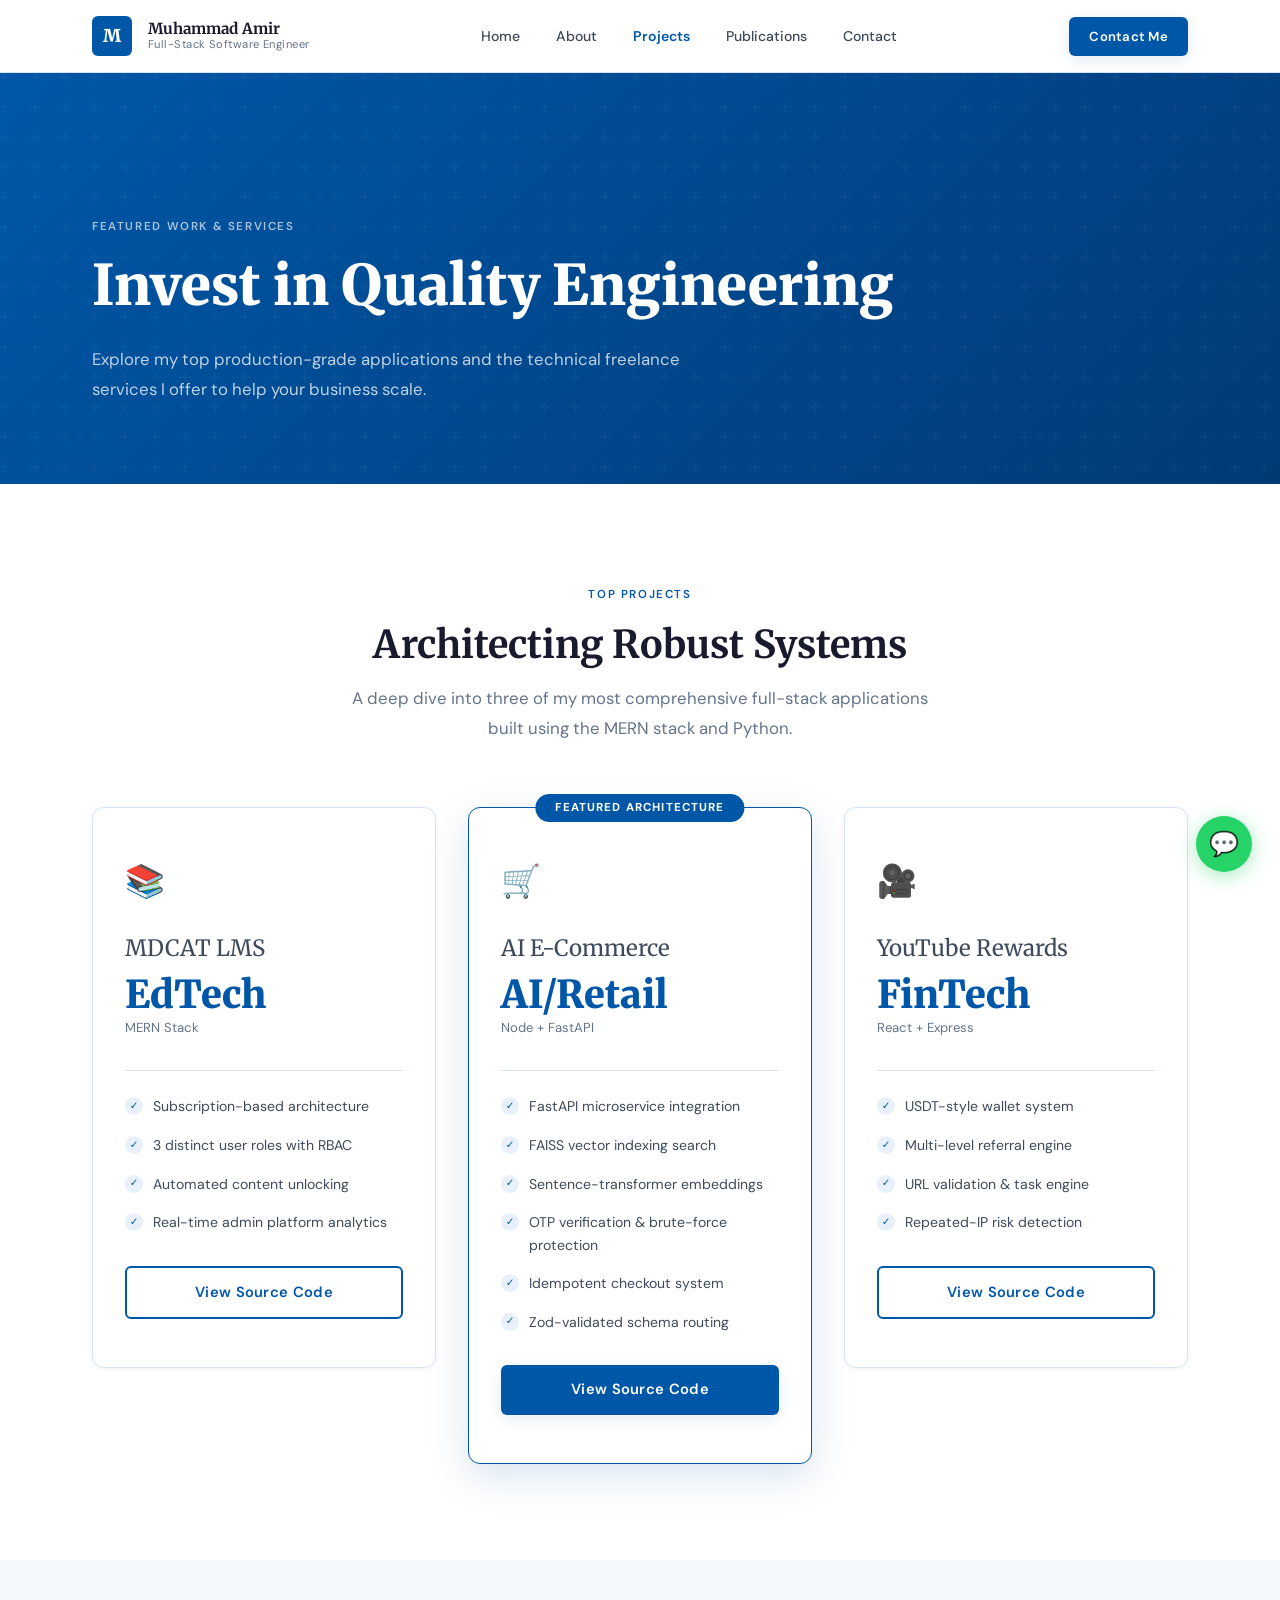
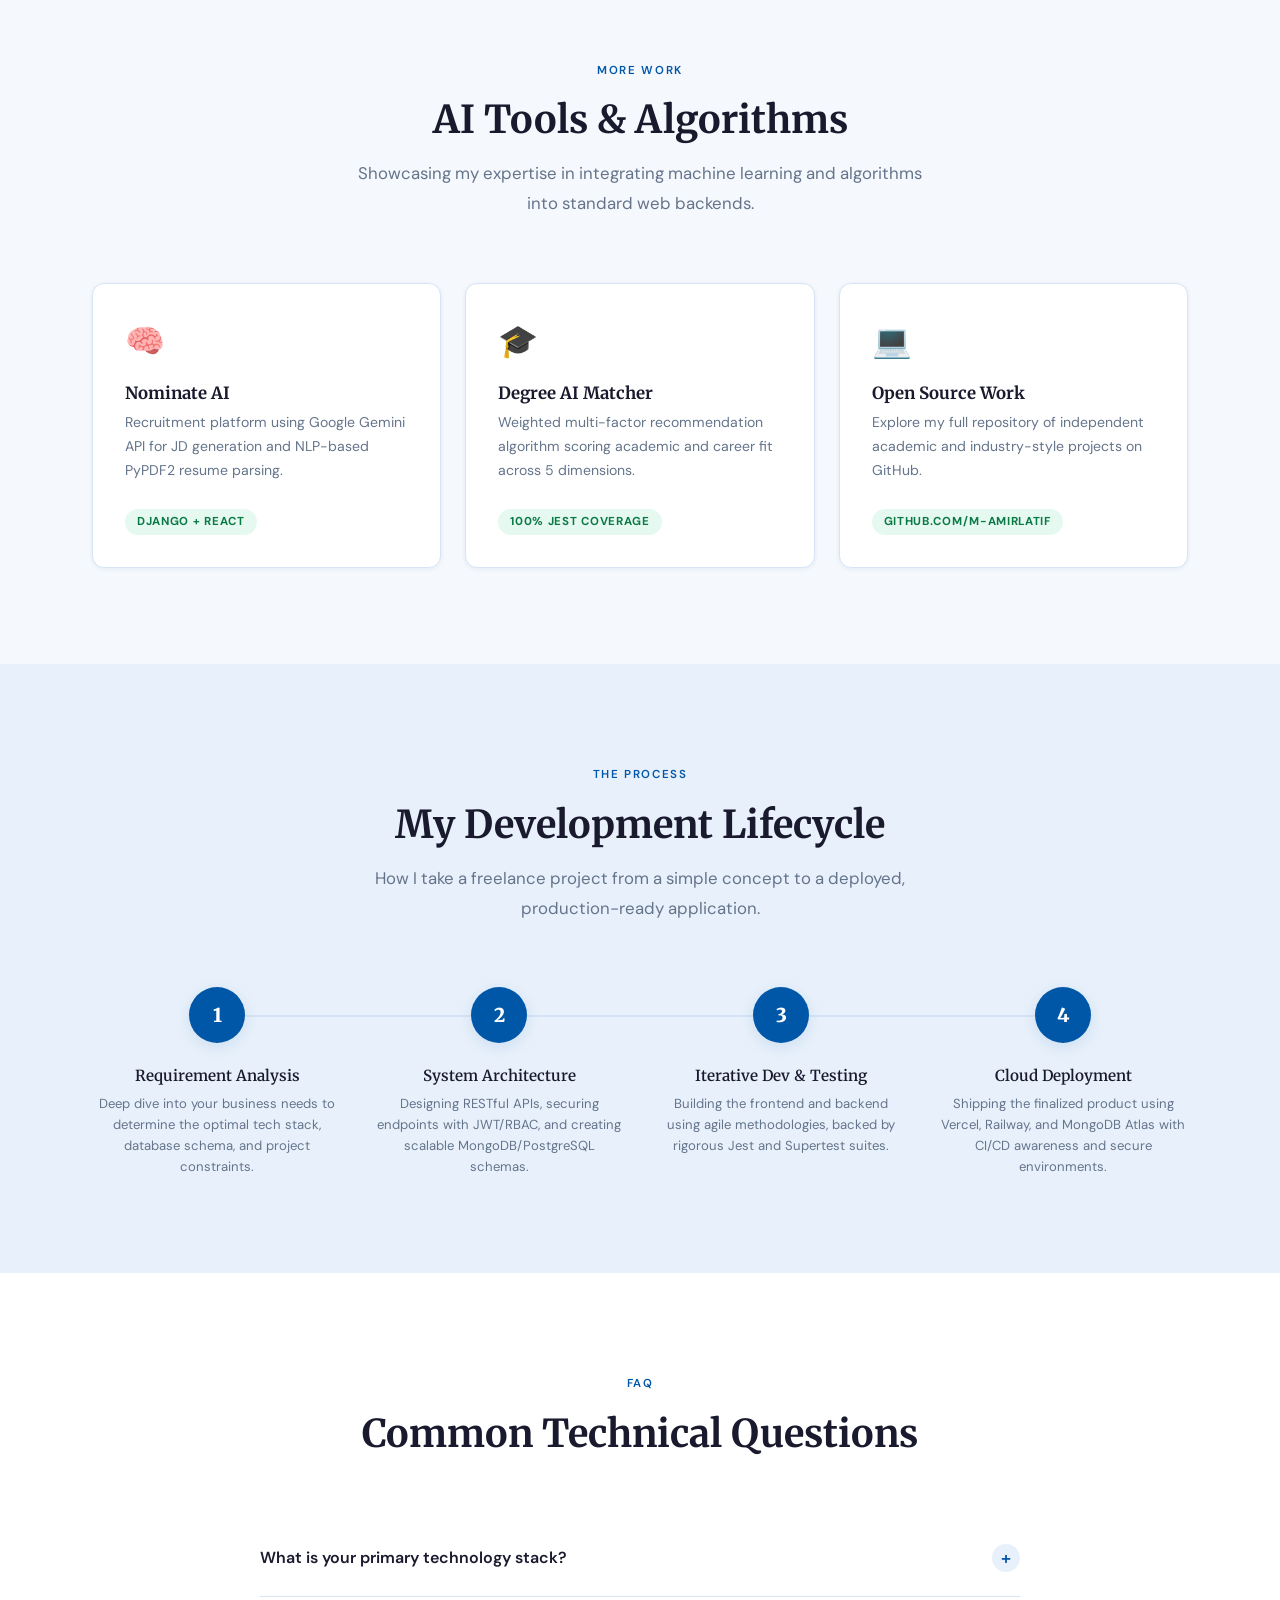
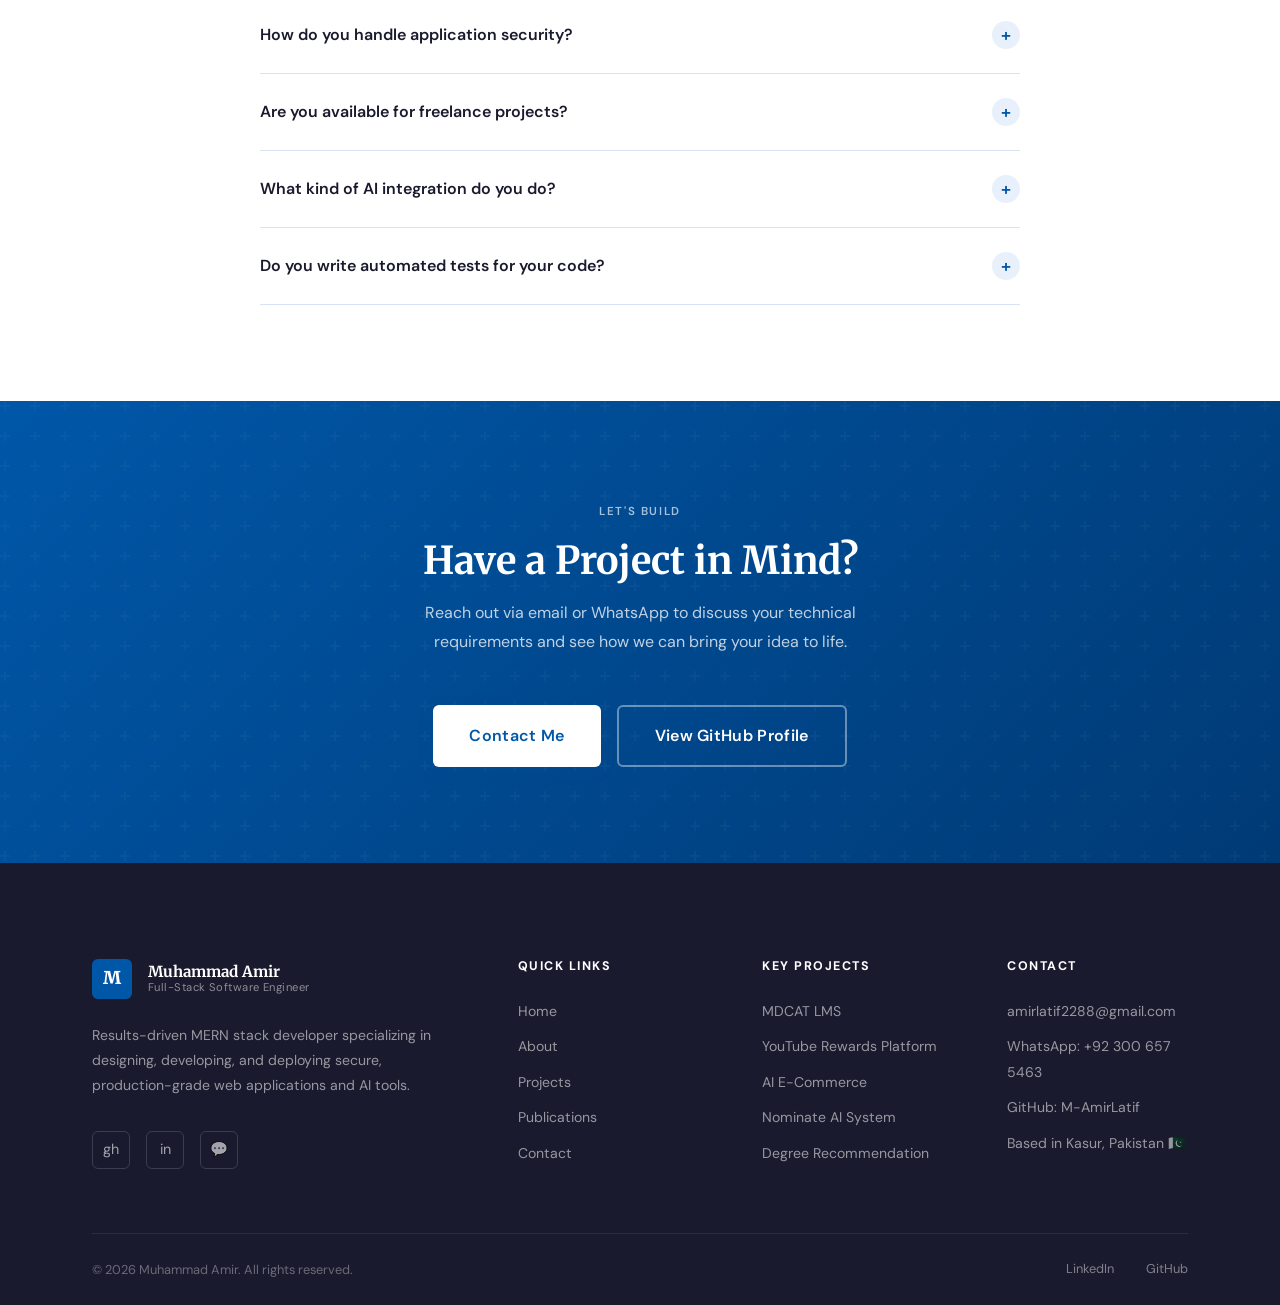
<file: pages/projects.html>
<!doctype html>
<html lang="en">
  <head>
    <meta charset="UTF-8" />
    <meta name="viewport" content="width=device-width, initial-scale=1.0" />
    <meta
      name="description"
      content="Projects & Services by Muhammad Amir — Full-Stack Web Development, MERN Stack, and AI/ML Integrations."
    />
    <title>Projects | Muhammad Amir</title>

    <!-- Google Fonts -->
    <link rel="preconnect" href="https://fonts.googleapis.com" />
    <link rel="preconnect" href="https://fonts.gstatic.com" crossorigin />
    <link
      href="https://fonts.googleapis.com/css2?family=Merriweather:wght@400;700;900&family=DM+Sans:wght@300;400;500;600&display=swap"
      rel="stylesheet"
    />

    <!-- Global CSS -->
    <link rel="stylesheet" href="../assets/css/variables.css" />
    <link rel="stylesheet" href="../assets/css/base.css" />
    <link rel="stylesheet" href="../assets/css/components.css" />
    <link rel="stylesheet" href="../assets/css/navbar.css" />
    <link rel="stylesheet" href="../assets/css/footer.css" />

    <!-- Page CSS -->
    <link rel="stylesheet" href="../assets/css/projects.css" />
  </head>
  <body>
    <!-- ═══════════ NAVBAR ═══════════ -->
    <header class="navbar">
      <div class="navbar-inner">
        <a href="../index.html" class="navbar-logo">
          <div class="logo-icon">M</div>
          <div class="logo-text">
            <div class="logo-name">Muhammad Amir</div>
            <div class="logo-title">Full-Stack Software Engineer</div>
          </div>
        </a>
        <nav>
          <ul class="navbar-links">
            <li><a href="../index.html">Home</a></li>
            <li><a href="about.html">About</a></li>
            <li><a href="projects.html" class="active">Projects</a></li>
            <li><a href="publications.html">Publications</a></li>
            <li><a href="contact.html">Contact</a></li>
          </ul>
        </nav>
        <div class="navbar-actions">
          <a href="contact.html" class="btn btn-primary btn-sm"> Contact Me </a>
          <button class="nav-toggle" aria-label="Toggle menu">
            <span></span><span></span><span></span>
          </button>
        </div>
      </div>
      <div class="mobile-menu">
        <a href="../index.html">Home</a>
        <a href="about.html">About</a>
        <a href="projects.html">Projects</a>
        <a href="publications.html">Publications</a>
        <a href="contact.html">Contact</a>
        <a href="contact.html" class="btn btn-primary">Contact Me</a>
      </div>
    </header>

    <main style="padding-top: 72px">
      <!-- ═══════════ PAGE HERO ═══════════ -->
      <section class="page-hero">
        <div class="container">
          <span class="label label--white animate"
            >Featured Work & Services</span
          >
          <h1 class="animate delay-1">Invest in Quality Engineering</h1>
          <p class="animate delay-2">
            Explore my top production-grade applications and the technical
            freelance services I offer to help your business scale.
          </p>
        </div>
      </section>

      <!-- ═══════════ PRICING (ADAPTED TO TOP PROJECTS) ═══════════ -->
      <section class="section">
        <div class="container">
          <div class="section-header center reveal">
            <span class="label">Top Projects</span>
            <h2>Architecting Robust Systems</h2>
            <p>
              A deep dive into three of my most comprehensive full-stack
              applications built using the MERN stack and Python.
            </p>
          </div>
          <div class="pricing-grid">
            <!-- Project 1 -->
            <div class="pricing-card reveal">
              <div class="pricing-icon">📚</div>
              <div class="pricing-name">MDCAT LMS</div>
              <div class="pricing-price">EdTech</div>
              <div class="pricing-period">MERN Stack</div>
              <div class="pricing-divider"></div>
              <div class="pricing-features">
                <div class="pricing-feature">
                  <div class="pricing-check">✓</div>
                  Subscription-based architecture
                </div>
                <div class="pricing-feature">
                  <div class="pricing-check">✓</div>
                  3 distinct user roles with RBAC
                </div>
                <div class="pricing-feature">
                  <div class="pricing-check">✓</div>
                  Automated content unlocking
                </div>
                <div class="pricing-feature">
                  <div class="pricing-check">✓</div>
                  Real-time admin platform analytics
                </div>
              </div>
              <a
                href="https://github.com/M-AmirLatif"
                target="_blank"
                class="btn btn-outline btn-full"
              >
                View Source Code
              </a>
            </div>

            <!-- Project 2 (featured) -->
            <div class="pricing-card featured reveal">
              <div class="featured-badge">Featured Architecture</div>
              <div class="pricing-icon">🛒</div>
              <div class="pricing-name">AI E-Commerce</div>
              <div class="pricing-price">AI/Retail</div>
              <div class="pricing-period">Node + FastAPI</div>
              <div class="pricing-divider"></div>
              <div class="pricing-features">
                <div class="pricing-feature">
                  <div class="pricing-check">✓</div>
                  FastAPI microservice integration
                </div>
                <div class="pricing-feature">
                  <div class="pricing-check">✓</div>
                  FAISS vector indexing search
                </div>
                <div class="pricing-feature">
                  <div class="pricing-check">✓</div>
                  Sentence-transformer embeddings
                </div>
                <div class="pricing-feature">
                  <div class="pricing-check">✓</div>
                  OTP verification & brute-force protection
                </div>
                <div class="pricing-feature">
                  <div class="pricing-check">✓</div>
                  Idempotent checkout system
                </div>
                <div class="pricing-feature">
                  <div class="pricing-check">✓</div>
                  Zod-validated schema routing
                </div>
              </div>
              <a
                href="https://github.com/M-AmirLatif"
                target="_blank"
                class="btn btn-primary btn-full"
              >
                View Source Code
              </a>
            </div>

            <!-- Project 3 -->
            <div class="pricing-card reveal">
              <div class="pricing-icon">🎥</div>
              <div class="pricing-name">YouTube Rewards</div>
              <div class="pricing-price">FinTech</div>
              <div class="pricing-period">React + Express</div>
              <div class="pricing-divider"></div>
              <div class="pricing-features">
                <div class="pricing-feature">
                  <div class="pricing-check">✓</div>
                  USDT-style wallet system
                </div>
                <div class="pricing-feature">
                  <div class="pricing-check">✓</div>
                  Multi-level referral engine
                </div>
                <div class="pricing-feature">
                  <div class="pricing-check">✓</div>
                  URL validation & task engine
                </div>
                <div class="pricing-feature">
                  <div class="pricing-check">✓</div>
                  Repeated-IP risk detection
                </div>
              </div>
              <a
                href="https://github.com/M-AmirLatif"
                target="_blank"
                class="btn btn-outline btn-full"
              >
                View Source Code
              </a>
            </div>
          </div>
        </div>
      </section>

      <!-- ═══════════ FREE RESOURCES (ADAPTED TO MORE PROJECTS) ═══════════ -->
      <section class="section free-section">
        <div class="container">
          <div class="section-header center reveal">
            <span class="label">More Work</span>
            <h2>AI Tools & Algorithms</h2>
            <p>
              Showcasing my expertise in integrating machine learning and
              algorithms into standard web backends.
            </p>
          </div>
          <div class="free-grid">
            <div class="card free-card reveal">
              <div class="free-icon">🧠</div>
              <h3>Nominate AI</h3>
              <p>
                Recruitment platform using Google Gemini API for JD generation
                and NLP-based PyPDF2 resume parsing.
              </p>
              <span class="free-tag">Django + React</span>
            </div>

            <div class="card free-card reveal">
              <div class="free-icon">🎓</div>
              <h3>Degree AI Matcher</h3>
              <p>
                Weighted multi-factor recommendation algorithm scoring academic
                and career fit across 5 dimensions.
              </p>
              <span class="free-tag">100% Jest Coverage</span>
            </div>

            <div class="card free-card reveal">
              <div class="free-icon">💻</div>
              <h3>Open Source Work</h3>
              <p>
                Explore my full repository of independent academic and
                industry-style projects on GitHub.
              </p>
              <span class="free-tag">github.com/M-AmirLatif</span>
            </div>
          </div>
        </div>
      </section>

      <!-- ═══════════ HOW IT WORKS (ADAPTED TO SDLC) ═══════════ -->
      <section class="section how-it-works">
        <div class="container">
          <div class="section-header center reveal">
            <span class="label">The Process</span>
            <h2>My Development Lifecycle</h2>
            <p>
              How I take a freelance project from a simple concept to a
              deployed, production-ready application.
            </p>
          </div>
          <div class="steps-grid">
            <div class="step-card reveal">
              <div class="step-number">1</div>
              <h4>Requirement Analysis</h4>
              <p>
                Deep dive into your business needs to determine the optimal tech
                stack, database schema, and project constraints.
              </p>
            </div>

            <div class="step-card reveal">
              <div class="step-number">2</div>
              <h4>System Architecture</h4>
              <p>
                Designing RESTful APIs, securing endpoints with JWT/RBAC, and
                creating scalable MongoDB/PostgreSQL schemas.
              </p>
            </div>

            <div class="step-card reveal">
              <div class="step-number">3</div>
              <h4>Iterative Dev & Testing</h4>
              <p>
                Building the frontend and backend using agile methodologies,
                backed by rigorous Jest and Supertest suites.
              </p>
            </div>

            <div class="step-card reveal">
              <div class="step-number">4</div>
              <h4>Cloud Deployment</h4>
              <p>
                Shipping the finalized product using Vercel, Railway, and
                MongoDB Atlas with CI/CD awareness and secure environments.
              </p>
            </div>
          </div>
        </div>
      </section>

      <!-- ═══════════ FAQ ═══════════ -->
      <section class="section faq-section">
        <div class="container">
          <div class="section-header center reveal">
            <span class="label">FAQ</span>
            <h2>Common Technical Questions</h2>
          </div>
          <div class="faq-list">
            <div class="faq-item reveal">
              <button class="faq-question">
                What is your primary technology stack?
                <span class="faq-icon">+</span>
              </button>
              <div class="faq-answer">
                My primary focus is the MERN stack (MongoDB, Express.js, React
                19, Node.js). I am also highly proficient in Python for backend
                microservices using FastAPI and Django REST Framework.
              </div>
            </div>

            <div class="faq-item reveal">
              <button class="faq-question">
                How do you handle application security?
                <span class="faq-icon">+</span>
              </button>
              <div class="faq-answer">
                Security is paramount. I enforce JWT-based authentication,
                Role-Based Access Control (RBAC), bcrypt password hashing, CSRF
                protection, Helmet.js for headers, and strict input
                sanitization.
              </div>
            </div>

            <div class="faq-item reveal">
              <button class="faq-question">
                Are you available for freelance projects?
                <span class="faq-icon">+</span>
              </button>
              <div class="faq-answer">
                Yes. Whether you need a custom web application from scratch, an
                API integrated into an existing platform, or an AI tool
                developed, I am available to discuss scope and timelines.
              </div>
            </div>

            <div class="faq-item reveal">
              <button class="faq-question">
                What kind of AI integration do you do?
                <span class="faq-icon">+</span>
              </button>
              <div class="faq-answer">
                I specialize in bridging AI with web apps. This includes
                integrating the Google Gemini API, building NLP pipelines for
                data extraction, and using FAISS & Sentence Transformers for
                vector-based search engines.
              </div>
            </div>

            <div class="faq-item reveal">
              <button class="faq-question">
                Do you write automated tests for your code?
                <span class="faq-icon">+</span>
              </button>
              <div class="faq-answer">
                Absolutely. I practice Test-Driven Development (TDD) utilizing
                tools like Jest and Supertest to ensure high route coverage,
                integration stability, and overall code quality before
                deployment.
              </div>
            </div>
          </div>
        </div>
      </section>

      <!-- ═══════════ CTA ═══════════ -->
      <section class="services-cta">
        <div class="container">
          <span class="label label--white reveal">Let's Build</span>
          <h2 class="reveal">Have a Project in Mind?</h2>
          <p class="reveal">
            Reach out via email or WhatsApp to discuss your technical
            requirements and see how we can bring your idea to life.
          </p>
          <div class="services-cta-btns reveal">
            <a href="contact.html" class="btn btn-white btn-lg"> Contact Me </a>
            <a
              href="https://github.com/M-AmirLatif"
              target="_blank"
              class="btn btn-lg"
              style="
                border: 2px solid rgba(255, 255, 255, 0.4);
                color: white;
                background: transparent;
              "
            >
              View GitHub Profile
            </a>
          </div>
        </div>
      </section>
    </main>

    <!-- ═══════════ WHATSAPP + FOOTER ═══════════ -->
    <a
      href="https://wa.me/923006575463"
      target="_blank"
      class="whatsapp-float"
      title="Chat on WhatsApp"
    >
      💬
      <span class="whatsapp-tooltip">Chat on WhatsApp</span>
    </a>

    <footer class="footer">
      <div class="container">
        <div class="footer-grid">
          <div class="footer-brand">
            <a href="../index.html" class="navbar-logo">
              <div class="logo-icon">M</div>
              <div class="logo-text">
                <div class="logo-name">Muhammad Amir</div>
                <div class="logo-title">Full-Stack Software Engineer</div>
              </div>
            </a>
            <p>
              Results-driven MERN stack developer specializing in designing,
              developing, and deploying secure, production-grade web
              applications and AI tools.
            </p>
            <div class="footer-social">
              <a
                href="https://github.com/M-AmirLatif"
                target="_blank"
                class="social-icon"
                title="GitHub"
                >gh</a
              >
              <a
                href="https://linkedin.com/in/muhammad-amir-dev"
                target="_blank"
                class="social-icon"
                title="LinkedIn"
                >in</a
              >
              <a
                href="https://wa.me/923006575463"
                class="social-icon"
                title="WhatsApp"
                >💬</a
              >
            </div>
          </div>
          <div class="footer-col">
            <h5>Quick Links</h5>
            <ul>
              <li><a href="../index.html">Home</a></li>
              <li><a href="about.html">About</a></li>
              <li><a href="projects.html">Projects</a></li>
              <li><a href="publications.html">Publications</a></li>
              <li><a href="contact.html">Contact</a></li>
            </ul>
          </div>
          <div class="footer-col">
            <h5>Key Projects</h5>
            <ul>
              <li><a href="projects.html">MDCAT LMS</a></li>
              <li><a href="projects.html">YouTube Rewards Platform</a></li>
              <li><a href="projects.html">AI E-Commerce</a></li>
              <li><a href="projects.html">Nominate AI System</a></li>
              <li><a href="projects.html">Degree Recommendation</a></li>
            </ul>
          </div>
          <div class="footer-col">
            <h5>Contact</h5>
            <ul>
              <li>
                <a href="mailto:amirlatif2288@gmail.com"
                  >amirlatif2288@gmail.com</a
                >
              </li>
              <li>
                <a href="https://wa.me/923006575463"
                  >WhatsApp: +92 300 657 5463</a
                >
              </li>
              <li>
                <a href="https://github.com/M-AmirLatif" target="_blank"
                  >GitHub: M-AmirLatif</a
                >
              </li>
              <li><a href="#">Based in Kasur, Pakistan 🇵🇰</a></li>
            </ul>
          </div>
        </div>
        <div class="footer-bottom">
          <p>© 2026 Muhammad Amir. All rights reserved.</p>
          <div class="footer-bottom-links">
            <a href="https://linkedin.com/in/muhammad-amir-dev" target="_blank"
              >LinkedIn</a
            >
            <a href="https://github.com/M-AmirLatif" target="_blank">GitHub</a>
          </div>
        </div>
      </div>
    </footer>

    <!-- JS -->
    <script src="../assets/js/main.js"></script>
    <script>
      // FAQ accordion
      document.querySelectorAll('.faq-question').forEach((btn) => {
        btn.addEventListener('click', () => {
          const item = btn.parentElement
          const isOpen = item.classList.contains('open')
          // close all
          document.querySelectorAll('.faq-item').forEach((i) => {
            i.classList.remove('open')
          })
          // open clicked if it was closed
          if (!isOpen) item.classList.add('open')
        })
      })
    </script>
  </body>
</html>
</file>
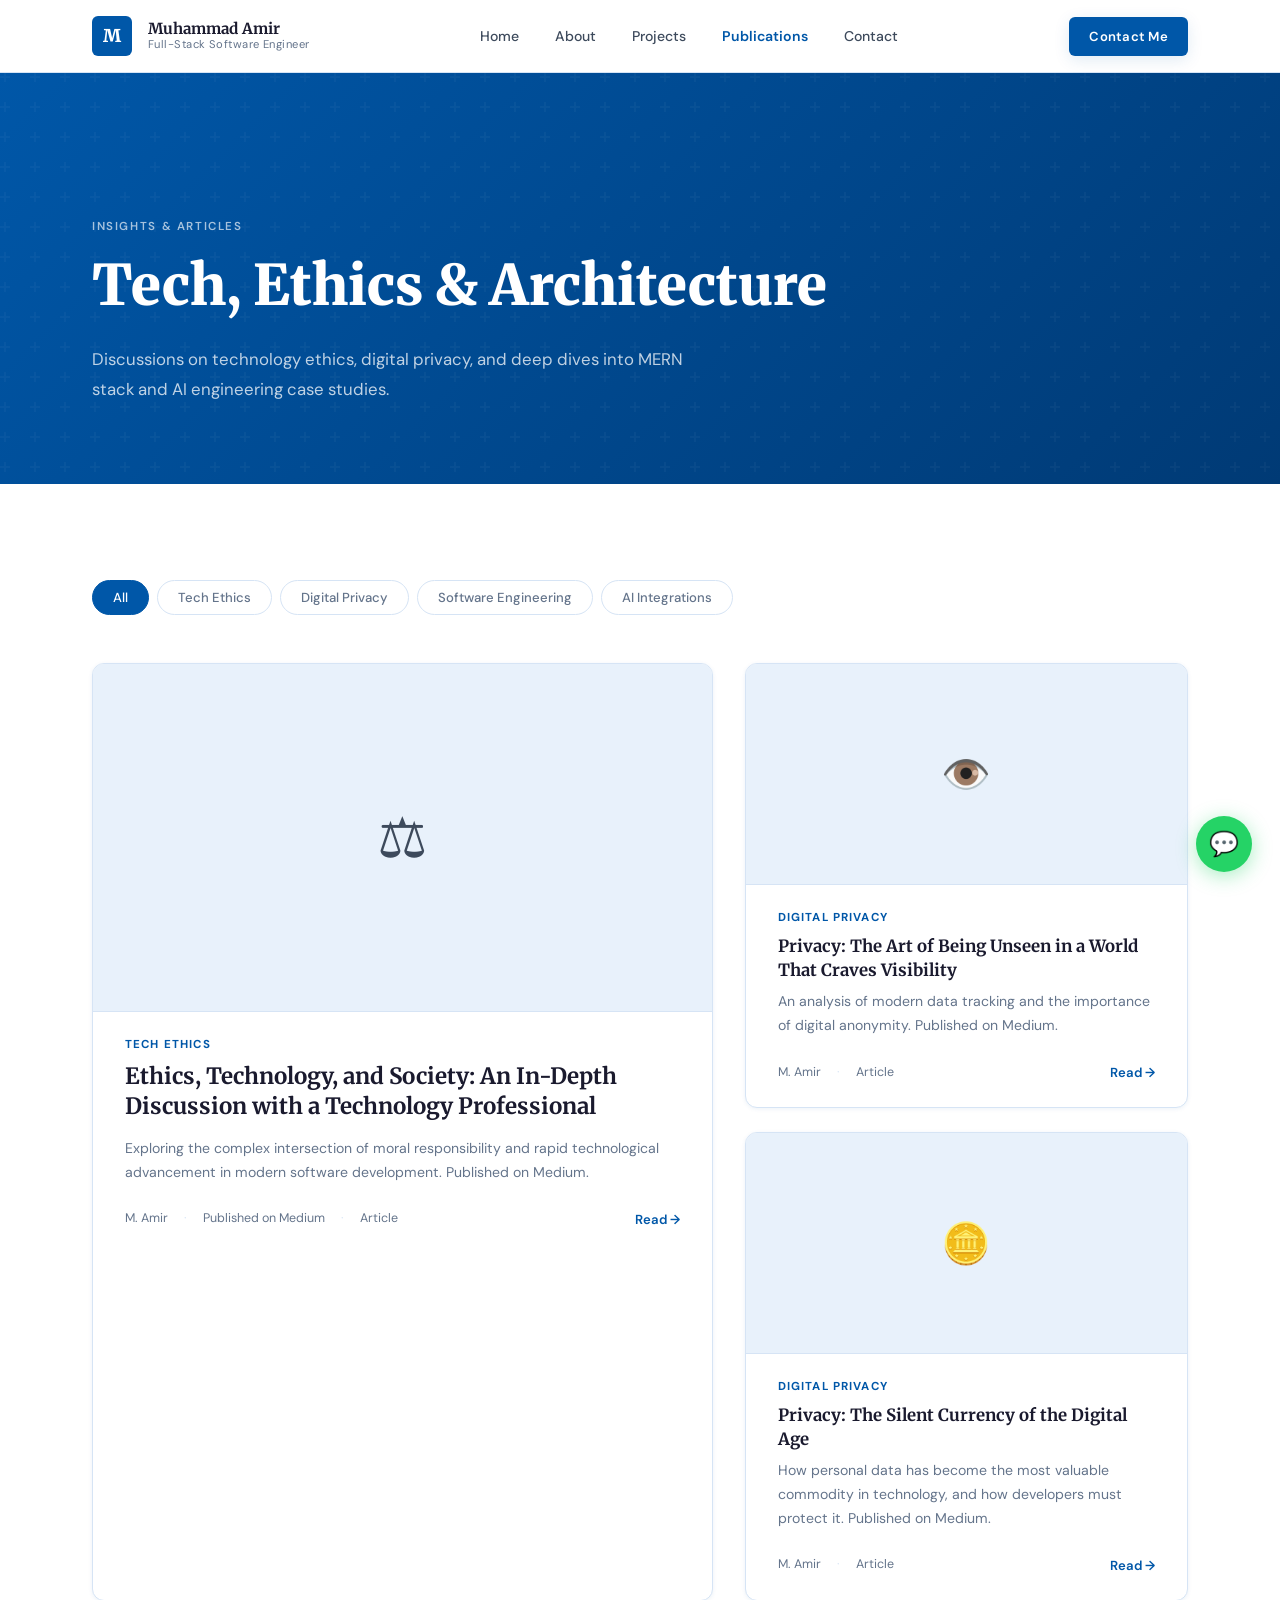
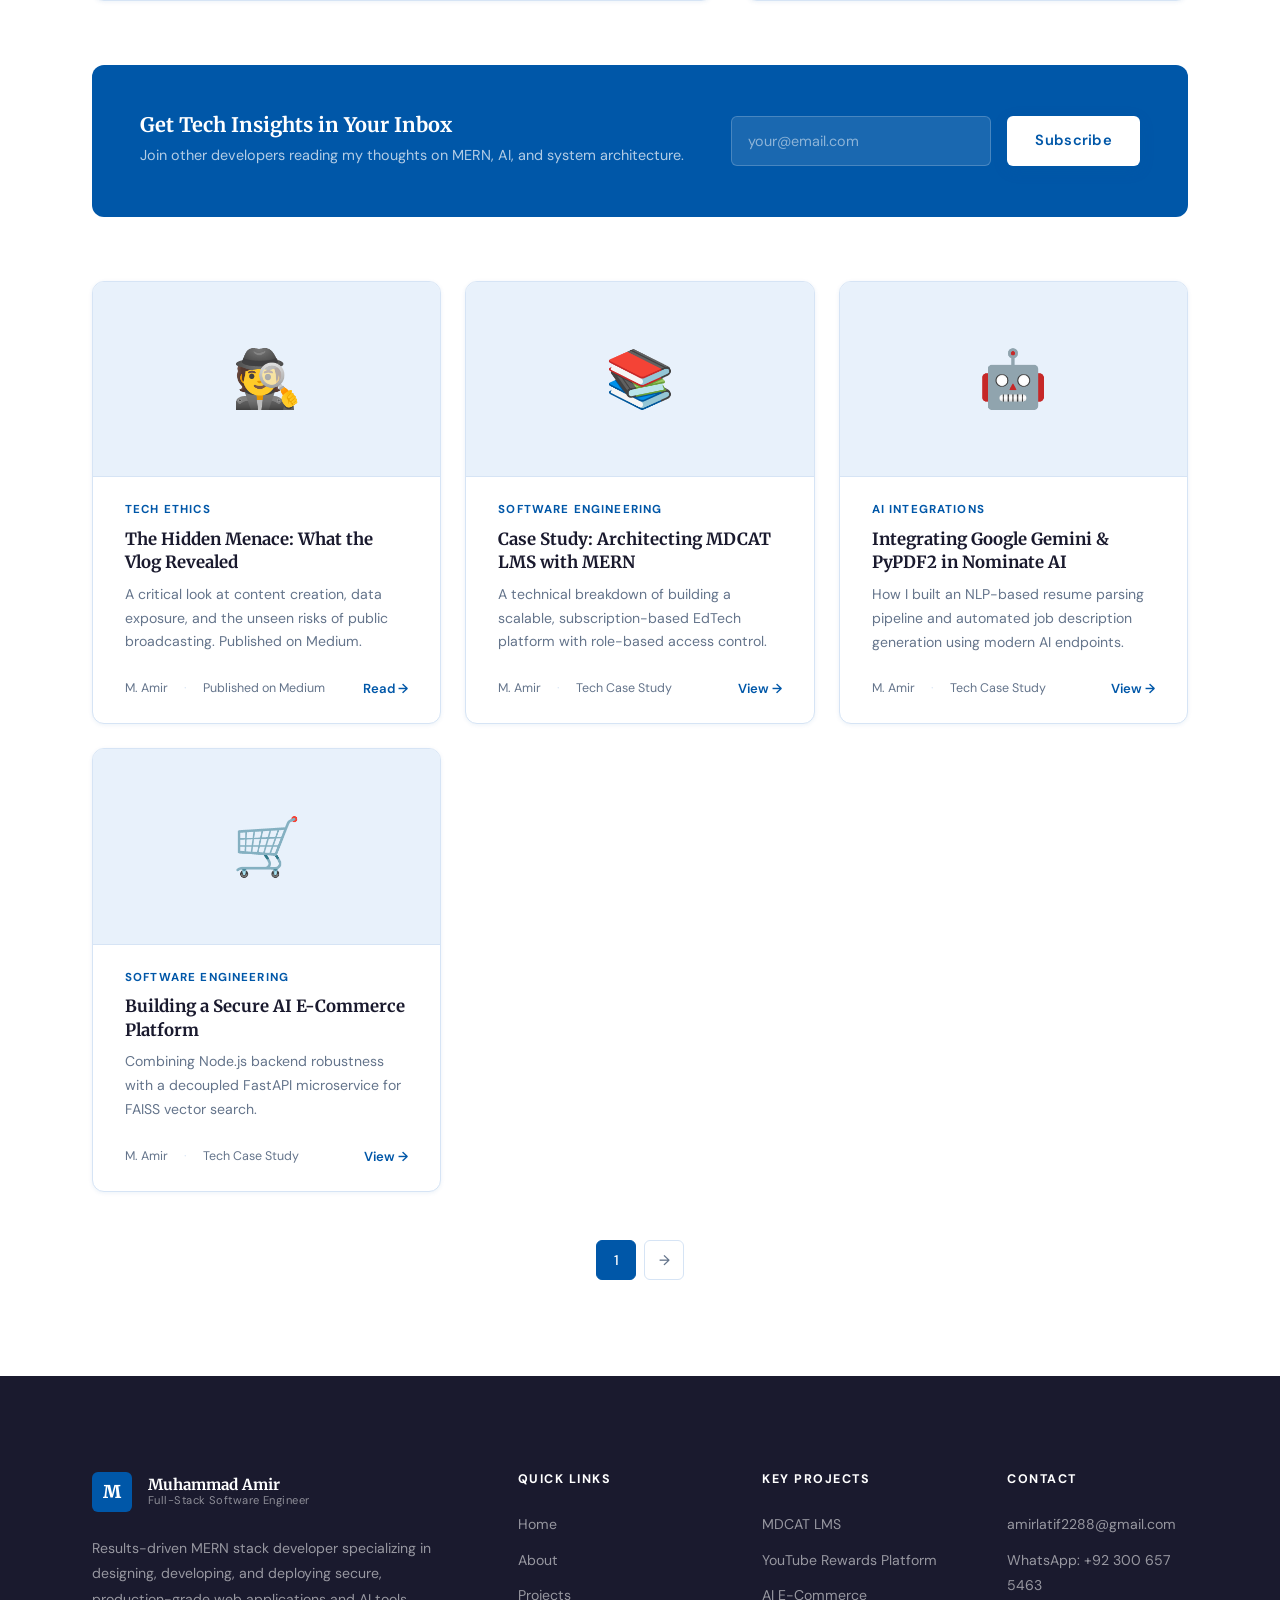
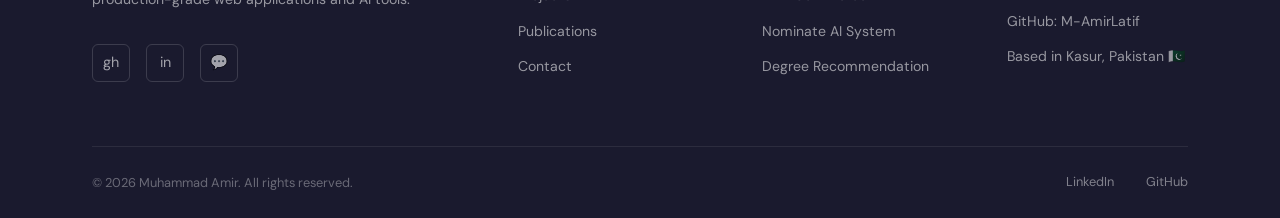
<file: pages/publications.html>
<!doctype html>
<html lang="en">
  <head>
    <meta charset="UTF-8" />
    <meta name="viewport" content="width=device-width, initial-scale=1.0" />
    <meta
      name="description"
      content="Publications by Muhammad Amir — Articles on Technology, Ethics, Privacy, and Software Engineering."
    />
    <title>Publications | Muhammad Amir</title>

    <!-- Google Fonts -->
    <link rel="preconnect" href="https://fonts.googleapis.com" />
    <link rel="preconnect" href="https://fonts.gstatic.com" crossorigin />
    <link
      href="https://fonts.googleapis.com/css2?family=Merriweather:wght@400;700;900&family=DM+Sans:wght@300;400;500;600&display=swap"
      rel="stylesheet"
    />

    <!-- Global CSS -->
    <link rel="stylesheet" href="../assets/css/variables.css" />
    <link rel="stylesheet" href="../assets/css/base.css" />
    <link rel="stylesheet" href="../assets/css/components.css" />
    <link rel="stylesheet" href="../assets/css/navbar.css" />
    <link rel="stylesheet" href="../assets/css/footer.css" />

    <!-- Page CSS -->
    <link rel="stylesheet" href="../assets/css/publications.css" />
  </head>
  <body>
    <!-- ═══════════ NAVBAR ═══════════ -->
    <header class="navbar">
      <div class="navbar-inner">
        <a href="../index.html" class="navbar-logo">
          <div class="logo-icon">M</div>
          <div class="logo-text">
            <div class="logo-name">Muhammad Amir</div>
            <div class="logo-title">Full-Stack Software Engineer</div>
          </div>
        </a>
        <nav>
          <ul class="navbar-links">
            <li><a href="../index.html">Home</a></li>
            <li><a href="about.html">About</a></li>
            <li><a href="projects.html">Projects</a></li>
            <li><a href="publications.html" class="active">Publications</a></li>
            <li><a href="contact.html">Contact</a></li>
          </ul>
        </nav>
        <div class="navbar-actions">
          <a href="contact.html" class="btn btn-primary btn-sm"> Contact Me </a>
          <button class="nav-toggle" aria-label="Toggle menu">
            <span></span><span></span><span></span>
          </button>
        </div>
      </div>
      <div class="mobile-menu">
        <a href="../index.html">Home</a>
        <a href="about.html">About</a>
        <a href="projects.html">Projects</a>
        <a href="publications.html">Publications</a>
        <a href="contact.html">Contact</a>
        <a href="contact.html" class="btn btn-primary">Contact Me</a>
      </div>
    </header>

    <main style="padding-top: 72px">
      <!-- ═══════════ PAGE HERO ═══════════ -->
      <section class="page-hero">
        <div class="container">
          <span class="label label--white animate">Insights & Articles</span>
          <h1 class="animate delay-1">Tech, Ethics & Architecture</h1>
          <p class="animate delay-2">
            Discussions on technology ethics, digital privacy, and deep dives
            into MERN stack and AI engineering case studies.
          </p>
        </div>
      </section>

      <!-- ═══════════ BLOG CONTENT ═══════════ -->
      <section class="section">
        <div class="container">
          <!-- Filter Bar -->
          <div class="filter-bar reveal">
            <button class="filter-btn active" data-filter="all">All</button>
            <button class="filter-btn" data-filter="ethics">Tech Ethics</button>
            <button class="filter-btn" data-filter="privacy">
              Digital Privacy
            </button>
            <button class="filter-btn" data-filter="engineering">
              Software Engineering
            </button>
            <button class="filter-btn" data-filter="ai">AI Integrations</button>
          </div>

          <!-- Featured Post + Side Stack -->
          <div class="blog-featured reveal">
            <!-- Main featured post -->
            <div class="card blog-card" data-category="ethics">
              <div class="blog-card-img">⚖️</div>
              <div class="blog-card-body">
                <div class="blog-category">Tech Ethics</div>
                <h2>
                  Ethics, Technology, and Society: An In-Depth Discussion with a
                  Technology Professional
                </h2>
                <p class="blog-excerpt">
                  Exploring the complex intersection of moral responsibility and
                  rapid technological advancement in modern software
                  development. Published on Medium.
                </p>
                <div class="blog-meta">
                  <span>M. Amir</span>
                  <span class="blog-meta-dot">·</span>
                  <span>Published on Medium</span>
                  <span class="blog-meta-dot">·</span>
                  <span>Article</span>
                  <a href="#" class="read-more">Read →</a>
                </div>
              </div>
            </div>

            <!-- Side stack -->
            <div class="blog-side-stack">
              <div class="card blog-card" data-category="privacy">
                <div class="blog-card-img small">👁️</div>
                <div class="blog-card-body">
                  <div class="blog-category">Digital Privacy</div>
                  <h3>
                    Privacy: The Art of Being Unseen in a World That Craves
                    Visibility
                  </h3>
                  <p class="blog-excerpt">
                    An analysis of modern data tracking and the importance of
                    digital anonymity. Published on Medium.
                  </p>
                  <div class="blog-meta">
                    <span>M. Amir</span>
                    <span class="blog-meta-dot">·</span>
                    <span>Article</span>
                    <a href="#" class="read-more">Read →</a>
                  </div>
                </div>
              </div>

              <div class="card blog-card" data-category="privacy">
                <div class="blog-card-img small">🪙</div>
                <div class="blog-card-body">
                  <div class="blog-category">Digital Privacy</div>
                  <h3>Privacy: The Silent Currency of the Digital Age</h3>
                  <p class="blog-excerpt">
                    How personal data has become the most valuable commodity in
                    technology, and how developers must protect it. Published on
                    Medium.
                  </p>
                  <div class="blog-meta">
                    <span>M. Amir</span>
                    <span class="blog-meta-dot">·</span>
                    <span>Article</span>
                    <a href="#" class="read-more">Read →</a>
                  </div>
                </div>
              </div>
            </div>
          </div>

          <!-- Newsletter Strip -->
          <div class="blog-newsletter reveal">
            <div class="blog-newsletter-text">
              <h3>Get Tech Insights in Your Inbox</h3>
              <p>
                Join other developers reading my thoughts on MERN, AI, and
                system architecture.
              </p>
            </div>
            <div class="blog-newsletter-form">
              <input
                type="email"
                class="form-control"
                placeholder="your@email.com"
              />
              <a href="#" class="btn btn-white">Subscribe</a>
            </div>
          </div>

          <!-- Blog Grid -->
          <div class="blog-grid" id="blogGrid">
            <div class="card blog-card reveal" data-category="ethics">
              <div class="blog-card-img">🕵️</div>
              <div class="blog-card-body">
                <div class="blog-category">Tech Ethics</div>
                <h3>The Hidden Menace: What the Vlog Revealed</h3>
                <p class="blog-excerpt">
                  A critical look at content creation, data exposure, and the
                  unseen risks of public broadcasting. Published on Medium.
                </p>
                <div class="blog-meta">
                  <span>M. Amir</span>
                  <span class="blog-meta-dot">·</span>
                  <span>Published on Medium</span>
                  <a href="#" class="read-more">Read →</a>
                </div>
              </div>
            </div>

            <div class="card blog-card reveal" data-category="engineering">
              <div class="blog-card-img">📚</div>
              <div class="blog-card-body">
                <div class="blog-category">Software Engineering</div>
                <h3>Case Study: Architecting MDCAT LMS with MERN</h3>
                <p class="blog-excerpt">
                  A technical breakdown of building a scalable,
                  subscription-based EdTech platform with role-based access
                  control.
                </p>
                <div class="blog-meta">
                  <span>M. Amir</span>
                  <span class="blog-meta-dot">·</span>
                  <span>Tech Case Study</span>
                  <a href="projects.html" class="read-more">View →</a>
                </div>
              </div>
            </div>

            <div class="card blog-card reveal" data-category="ai">
              <div class="blog-card-img">🤖</div>
              <div class="blog-card-body">
                <div class="blog-category">AI Integrations</div>
                <h3>Integrating Google Gemini & PyPDF2 in Nominate AI</h3>
                <p class="blog-excerpt">
                  How I built an NLP-based resume parsing pipeline and automated
                  job description generation using modern AI endpoints.
                </p>
                <div class="blog-meta">
                  <span>M. Amir</span>
                  <span class="blog-meta-dot">·</span>
                  <span>Tech Case Study</span>
                  <a href="projects.html" class="read-more">View →</a>
                </div>
              </div>
            </div>

            <div class="card blog-card reveal" data-category="engineering">
              <div class="blog-card-img">🛒</div>
              <div class="blog-card-body">
                <div class="blog-category">Software Engineering</div>
                <h3>Building a Secure AI E-Commerce Platform</h3>
                <p class="blog-excerpt">
                  Combining Node.js backend robustness with a decoupled FastAPI
                  microservice for FAISS vector search.
                </p>
                <div class="blog-meta">
                  <span>M. Amir</span>
                  <span class="blog-meta-dot">·</span>
                  <span>Tech Case Study</span>
                  <a href="projects.html" class="read-more">View →</a>
                </div>
              </div>
            </div>
          </div>

          <!-- Pagination -->
          <div class="pagination reveal">
            <button class="page-btn active">1</button>
            <button class="page-btn">→</button>
          </div>
        </div>
      </section>
    </main>

    <!-- ═══════════ WHATSAPP + FOOTER ═══════════ -->
    <a
      href="https://wa.me/923006575463"
      target="_blank"
      class="whatsapp-float"
      title="Chat on WhatsApp"
    >
      💬
      <span class="whatsapp-tooltip">Chat on WhatsApp</span>
    </a>

    <footer class="footer">
      <div class="container">
        <div class="footer-grid">
          <div class="footer-brand">
            <a href="../index.html" class="navbar-logo">
              <div class="logo-icon">M</div>
              <div class="logo-text">
                <div class="logo-name">Muhammad Amir</div>
                <div class="logo-title">Full-Stack Software Engineer</div>
              </div>
            </a>
            <p>
              Results-driven MERN stack developer specializing in designing,
              developing, and deploying secure, production-grade web
              applications and AI tools.
            </p>
            <div class="footer-social">
              <a
                href="https://github.com/M-AmirLatif"
                target="_blank"
                class="social-icon"
                title="GitHub"
                >gh</a
              >
              <a
                href="https://linkedin.com/in/muhammad-amir-dev"
                target="_blank"
                class="social-icon"
                title="LinkedIn"
                >in</a
              >
              <a
                href="https://wa.me/923006575463"
                class="social-icon"
                title="WhatsApp"
                >💬</a
              >
            </div>
          </div>
          <div class="footer-col">
            <h5>Quick Links</h5>
            <ul>
              <li><a href="../index.html">Home</a></li>
              <li><a href="about.html">About</a></li>
              <li><a href="projects.html">Projects</a></li>
              <li><a href="publications.html">Publications</a></li>
              <li><a href="contact.html">Contact</a></li>
            </ul>
          </div>
          <div class="footer-col">
            <h5>Key Projects</h5>
            <ul>
              <li><a href="projects.html">MDCAT LMS</a></li>
              <li><a href="projects.html">YouTube Rewards Platform</a></li>
              <li><a href="projects.html">AI E-Commerce</a></li>
              <li><a href="projects.html">Nominate AI System</a></li>
              <li><a href="projects.html">Degree Recommendation</a></li>
            </ul>
          </div>
          <div class="footer-col">
            <h5>Contact</h5>
            <ul>
              <li>
                <a href="mailto:amirlatif2288@gmail.com"
                  >amirlatif2288@gmail.com</a
                >
              </li>
              <li>
                <a href="https://wa.me/923006575463"
                  >WhatsApp: +92 300 657 5463</a
                >
              </li>
              <li>
                <a href="https://github.com/M-AmirLatif" target="_blank"
                  >GitHub: M-AmirLatif</a
                >
              </li>
              <li><a href="#">Based in Kasur, Pakistan 🇵🇰</a></li>
            </ul>
          </div>
        </div>
        <div class="footer-bottom">
          <p>© 2026 Muhammad Amir. All rights reserved.</p>
          <div class="footer-bottom-links">
            <a href="https://linkedin.com/in/muhammad-amir-dev" target="_blank"
              >LinkedIn</a
            >
            <a href="https://github.com/M-AmirLatif" target="_blank">GitHub</a>
          </div>
        </div>
      </div>
    </footer>

    <!-- JS -->
    <script src="../assets/js/main.js"></script>
    <script>
      // Filter buttons
      document.querySelectorAll('.filter-btn').forEach((btn) => {
        btn.addEventListener('click', () => {
          // Update active button
          document
            .querySelectorAll('.filter-btn')
            .forEach((b) => b.classList.remove('active'))
          btn.classList.add('active')

          const filter = btn.getAttribute('data-filter')
          document
            .querySelectorAll('#blogGrid .blog-card, .blog-featured .blog-card')
            .forEach((card) => {
              const category = card.getAttribute('data-category')
              if (filter === 'all' || category === filter) {
                card.style.display = 'flex' // Or block depending on original css, flex usually works well with these cards
              } else {
                card.style.display = 'none'
              }
            })
        })
      })

      // Pagination buttons
      document.querySelectorAll('.page-btn').forEach((btn) => {
        btn.addEventListener('click', () => {
          document
            .querySelectorAll('.page-btn')
            .forEach((b) => b.classList.remove('active'))
          if (btn.textContent !== '→') btn.classList.add('active')
        })
      })
    </script>
  </body>
</html>
</file>
<file: assets/css/variables.css>
/* ============================================================
   DESIGN SYSTEM — variables.css
   All design tokens used across the entire project.
   Import this file first in every other CSS file.
   ============================================================ */

:root {
  /* ─── COLORS ─────────────────────────────────────────────── */
  --blue-dark: #0057a8; /* primary CTA, links       */
  --blue-mid: #1976d2; /* hover states             */
  --blue-light: #e8f1fb; /* section backgrounds      */
  --sky: #00a3e0; /* accent highlights        */
  --white: #ffffff;
  --off-white: #f5f8fc;
  --text: #1a1a2e; /* headings                 */
  --text-body: #3d4a5c; /* body copy                */
  --muted: #64748b; /* labels, captions         */
  --border: #d6e4f5; /* dividers, card borders   */

  /* ─── TYPOGRAPHY ─────────────────────────────────────────── */
  --font-head: 'Merriweather', Georgia, serif;
  --font-body: 'DM Sans', system-ui, sans-serif;

  /* ─── SPACING (8px grid) ─────────────────────────────────── */
  --s1: 8px;
  --s2: 16px;
  --s3: 24px;
  --s4: 32px;
  --s5: 48px;
  --s6: 64px;
  --s7: 96px;
  --s8: 128px;

  /* ─── BORDERS ────────────────────────────────────────────── */
  --radius: 6px;
  --radius-lg: 12px;

  /* ─── SHADOWS ────────────────────────────────────────────── */
  --shadow-sm: 0 1px 4px rgba(0, 87, 168, 0.08);
  --shadow-md: 0 4px 16px rgba(0, 87, 168, 0.12);
  --shadow-lg: 0 12px 40px rgba(0, 87, 168, 0.16);

  /* ─── TRANSITIONS ────────────────────────────────────────── */
  --ease: 0.25s ease;
}
</file>
<file: assets/css/base.css>
/* ============================================================
   BASE STYLES — base.css
   Reset, typography, and global utility classes.
   Import after variables.css
   ============================================================ */

/* ─── RESET ───────────────────────────────────────────────── */
*,
*::before,
*::after {
  margin: 0;
  padding: 0;
  box-sizing: border-box;
}
html {
  scroll-behavior: smooth;
  font-size: 16px;
}
body {
  font-family: var(--font-body);
  color: var(--text-body);
  background: var(--white);
  line-height: 1.6;
  overflow-x: hidden;
}
img {
  max-width: 100%;
  display: block;
}
a {
  color: inherit;
  text-decoration: none;
}
ul {
  list-style: none;
}

/* ─── TYPOGRAPHY ──────────────────────────────────────────── */
h1,
h2,
h3,
h4,
h5 {
  font-family: var(--font-head);
  color: var(--text);
  line-height: 1.2;
}
h1 {
  font-size: clamp(2.2rem, 4.5vw, 3.5rem);
  font-weight: 900;
}
h2 {
  font-size: clamp(1.7rem, 3vw, 2.5rem);
  font-weight: 700;
}
h3 {
  font-size: 1.25rem;
  font-weight: 700;
}
h4 {
  font-size: 1rem;
  font-weight: 600;
}
p {
  line-height: 1.8;
}

/* ─── LAYOUT ──────────────────────────────────────────────── */
.container {
  max-width: 1160px;
  margin: 0 auto;
  padding: 0 var(--s4);
}
.section {
  padding: var(--s7) 0;
}
.section--bg {
  background: var(--off-white);
}
.section--blue {
  background: var(--blue-light);
}

/* ─── UTILITIES ───────────────────────────────────────────── */
.text-muted {
  color: var(--muted);
}
.text-center {
  text-align: center;
}
.text-white {
  color: var(--white);
}

.mt-1 {
  margin-top: var(--s1);
}
.mt-2 {
  margin-top: var(--s2);
}
.mt-3 {
  margin-top: var(--s3);
}
.mt-4 {
  margin-top: var(--s4);
}
.mt-5 {
  margin-top: var(--s5);
}
.mt-6 {
  margin-top: var(--s6);
}
.mb-1 {
  margin-bottom: var(--s1);
}
.mb-2 {
  margin-bottom: var(--s2);
}
.mb-3 {
  margin-bottom: var(--s3);
}
.mb-4 {
  margin-bottom: var(--s4);
}
.mb-5 {
  margin-bottom: var(--s5);
}
.mb-6 {
  margin-bottom: var(--s6);
}

.divider {
  width: 60px;
  height: 3px;
  background: var(--blue-dark);
  border-radius: 2px;
  margin: var(--s3) 0;
}
.divider-center {
  margin: var(--s3) auto;
}

/* ─── LABEL ───────────────────────────────────────────────── */
.label {
  display: inline-block;
  font-size: 0.72rem;
  font-weight: 600;
  letter-spacing: 0.14em;
  text-transform: uppercase;
  color: var(--blue-dark);
  margin-bottom: var(--s2);
}
.label--white {
  color: rgba(255, 255, 255, 0.65);
}

/* ─── ANIMATIONS ──────────────────────────────────────────── */
@keyframes fadeUp {
  from {
    opacity: 0;
    transform: translateY(24px);
  }
  to {
    opacity: 1;
    transform: translateY(0);
  }
}
.animate {
  animation: fadeUp 0.7s ease both;
}
.delay-1 {
  animation-delay: 0.1s;
}
.delay-2 {
  animation-delay: 0.2s;
}
.delay-3 {
  animation-delay: 0.3s;
}
.delay-4 {
  animation-delay: 0.4s;
}

/* ─── RESPONSIVE ──────────────────────────────────────────── */
@media (max-width: 768px) {
  .container {
    padding: 0 var(--s3);
  }
  .section {
    padding: var(--s5) 0;
  }
}
/* ─── MOBILE FIXES ────────────────────────────────────────── */
@media (max-width: 768px) {
  /* Navbar */
  .navbar-inner {
    padding: 0 var(--s2);
    height: 60px;
  }
  .logo-name {
    font-size: 0.82rem;
  }
  .logo-title {
    display: none;
  }
  .nav-cta {
    font-size: 0.75rem;
    padding: 8px 12px;
  }

  /* Fix horizontal overflow on ALL pages */
  html,
  body {
    overflow-x: hidden;
    max-width: 100vw;
  }
  .footer {
    overflow-x: hidden;
  }
  .footer-grid {
    gap: var(--s4);
  }

  /* Hero empty space fix */
  .hero {
    padding: 90px 0 50px;
    min-height: auto;
  }
  .hero::before,
  .hero::after {
    display: none;
  }

  /* About image height fix */
  .about-img-wrap {
    aspect-ratio: 3/2;
    font-size: 4rem;
  }

  /* Footer overflow fix */
  .footer-bottom {
    flex-direction: column;
    text-align: center;
    gap: var(--s2);
  }
  .footer-bottom-links {
    justify-content: center;
  }

  /* General section padding */
  .section {
    padding: var(--s5) 0;
  }
  .container {
    padding: 0 var(--s2);
  }

  /* Page hero */
  .page-hero {
    padding: 100px 0 50px;
  }
  .page-hero h1 {
    font-size: 2rem;
  }

  /* Buttons stack on mobile */
  .hero-btns,
  .cta-btns,
  .about-cta-btns,
  .services-cta-btns,
  .subscribe-btns,
  .yt-channel-actions {
    flex-direction: column;
    align-items: stretch;
  }
  .hero-btns .btn,
  .cta-btns .btn,
  .about-cta-btns .btn,
  .services-cta-btns .btn,
  .subscribe-btns .btn,
  .yt-channel-actions .btn {
    text-align: center;
    justify-content: center;
  }

  /* Stats bar */
  .stats-grid {
    grid-template-columns: repeat(2, 1fr);
    gap: var(--s3);
  }
  .stat-num {
    font-size: 1.6rem;
  }

  /* Services grid */
  .services-grid {
    grid-template-columns: 1fr;
  }
  .testimonials-grid {
    grid-template-columns: 1fr;
  }

  /* Pricing */
  .pricing-grid {
    grid-template-columns: 1fr;
    max-width: 100%;
  }
  .pricing-card.featured {
    transform: none;
  }

  /* Steps */
  .steps-grid {
    grid-template-columns: repeat(2, 1fr);
  }
  .steps-grid::before {
    display: none;
  }

  /* Blog */
  .blog-featured {
    grid-template-columns: 1fr;
  }
  .blog-side-stack {
    flex-direction: column;
  }
  .blog-grid {
    grid-template-columns: 1fr;
  }
  .blog-newsletter {
    flex-direction: column;
  }
  .blog-newsletter-form {
    flex-direction: column;
    width: 100%;
  }
  .blog-newsletter-form .form-control {
    width: 100%;
  }

  /* Contact */
  .contact-layout {
    grid-template-columns: 1fr;
  }
  .form-row {
    grid-template-columns: 1fr;
  }
  .contact-form-card {
    padding: var(--s3);
  }
  .availability-grid {
    grid-template-columns: repeat(2, 1fr);
  }

  /* YouTube */
  .yt-channel-card {
    flex-direction: column;
    text-align: center;
  }
  .yt-channel-stats {
    justify-content: center;
  }
  .video-grid {
    grid-template-columns: 1fr;
  }
  .featured-video-grid {
    grid-template-columns: 1fr;
  }

  /* About */
  .about-layout {
    grid-template-columns: 1fr;
  }
  .about-sidebar {
    position: static;
  }
  .values-grid {
    grid-template-columns: 1fr;
  }

  /* Footer columns stack */
  .footer-grid {
    grid-template-columns: 1fr;
  }
}
</file>
<file: assets/css/components.css>
/* ============================================================
   COMPONENTS — components.css
   Reusable UI components: buttons, cards, badges, forms.
   ============================================================ */

/* ─── BUTTONS ─────────────────────────────────────────────── */
.btn {
  display: inline-flex;
  align-items: center;
  justify-content: center;
  gap: var(--s1);
  padding: 13px 28px;
  border-radius: var(--radius);
  font-family: var(--font-body);
  font-size: 0.92rem;
  font-weight: 600;
  letter-spacing: 0.02em;
  cursor: pointer;
  border: none;
  transition: all var(--ease);
  white-space: nowrap;
}
.btn-primary {
  background: var(--blue-dark);
  color: var(--white);
  box-shadow: var(--shadow-md);
}
.btn-primary:hover {
  background: var(--blue-mid);
  transform: translateY(-2px);
  box-shadow: var(--shadow-lg);
}
.btn-outline {
  background: transparent;
  color: var(--blue-dark);
  border: 2px solid var(--blue-dark);
}
.btn-outline:hover {
  background: var(--blue-dark);
  color: var(--white);
}

.btn-white {
  background: var(--white);
  color: var(--blue-dark);
  box-shadow: var(--shadow-md);
}
.btn-white:hover {
  background: var(--off-white);
  transform: translateY(-2px);
}

.btn-sm {
  padding: 9px 20px;
  font-size: 0.82rem;
}
.btn-lg {
  padding: 16px 36px;
  font-size: 1rem;
}
.btn-full {
  width: 100%;
  justify-content: center;
}

/* ─── CARDS ───────────────────────────────────────────────── */
.card {
  background: var(--white);
  border: 1px solid var(--border);
  border-radius: var(--radius-lg);
  box-shadow: var(--shadow-sm);
  transition: all var(--ease);
  overflow: hidden;
}
.card:hover {
  box-shadow: var(--shadow-md);
  transform: translateY(-3px);
}
.card-body {
  padding: var(--s4);
}
.card-img {
  width: 100%;
  aspect-ratio: 16/9;
  object-fit: cover;
}

/* ─── BADGES ──────────────────────────────────────────────── */
.badge {
  display: inline-flex;
  align-items: center;
  gap: 6px;
  padding: 5px 14px;
  border-radius: 100px;
  font-size: 0.75rem;
  font-weight: 600;
  letter-spacing: 0.06em;
}
.badge-blue {
  background: var(--blue-light);
  color: var(--blue-dark);
}
.badge-sky {
  background: #e0f5fd;
  color: #0077a8;
}
.badge-green {
  background: #e6f9f1;
  color: #0a7a45;
}

/* ─── FORMS ───────────────────────────────────────────────── */
.form-group {
  display: flex;
  flex-direction: column;
  gap: var(--s1);
  margin-bottom: var(--s3);
}
.form-group label {
  font-size: 0.82rem;
  font-weight: 600;
  color: var(--text);
  letter-spacing: 0.03em;
}
.form-control {
  padding: 12px 16px;
  background: var(--white);
  border: 1px solid var(--border);
  border-radius: var(--radius);
  font-family: var(--font-body);
  font-size: 0.9rem;
  color: var(--text);
  transition: border-color var(--ease);
}
.form-control:focus {
  outline: none;
  border-color: var(--blue-dark);
  box-shadow: 0 0 0 3px rgba(0, 87, 168, 0.1);
}
.form-control::placeholder {
  color: var(--muted);
}
textarea.form-control {
  resize: none;
  min-height: 120px;
}
select.form-control {
  cursor: pointer;
}

/* ─── SECTION HEADER ──────────────────────────────────────── */
.section-header {
  margin-bottom: var(--s6);
}
.section-header.center {
  text-align: center;
}
.section-header p {
  color: var(--muted);
  font-size: 1.05rem;
  max-width: 580px;
  margin-top: var(--s2);
}
.section-header.center p {
  margin-left: auto;
  margin-right: auto;
}

/* ─── PAGE HERO ───────────────────────────────────────────── */
.page-hero {
  padding: 140px 0 80px;
  background: linear-gradient(135deg, var(--blue-dark) 0%, #003a75 100%);
  position: relative;
  overflow: hidden;
}
.page-hero::before {
  content: '';
  position: absolute;
  inset: 0;
  background: url("data:image/svg+xml,%3Csvg width='60' height='60' viewBox='0 0 60 60' xmlns='http://www.w3.org/2000/svg'%3E%3Cg fill='none' fill-rule='evenodd'%3E%3Cg fill='%23ffffff' fill-opacity='0.03'%3E%3Cpath d='M36 34v-4h-2v4h-4v2h4v4h2v-4h4v-2h-4zm0-30V0h-2v4h-4v2h4v4h2V6h4V4h-4zM6 34v-4H4v4H0v2h4v4h2v-4h4v-2H6zM6 4V0H4v4H0v2h4v4h2V6h4V4H6z'/%3E%3C/g%3E%3C/g%3E%3C/svg%3E");
}
.page-hero .container {
  position: relative;
}
.page-hero h1 {
  color: white;
}
.page-hero p {
  color: rgba(255, 255, 255, 0.75);
  max-width: 600px;
  font-size: 1.05rem;
  margin-top: var(--s3);
}

/* ─── TESTIMONIAL CARD ────────────────────────────────────── */
.testimonial-card {
  padding: var(--s4);
}
.stars {
  color: #f59e0b;
  font-size: 0.9rem;
  margin-bottom: var(--s2);
}
.testimonial-card blockquote {
  font-size: 0.95rem;
  font-style: italic;
  color: var(--text-body);
  line-height: 1.8;
  margin-bottom: var(--s3);
}
.testimonial-author {
  display: flex;
  align-items: center;
  gap: var(--s2);
}
.author-avatar {
  width: 44px;
  height: 44px;
  border-radius: 50%;
  background: var(--blue-light);
  border: 2px solid var(--border);
  display: flex;
  align-items: center;
  justify-content: center;
  font-size: 1.1rem;
  flex-shrink: 0;
}
.author-name {
  font-size: 0.9rem;
  font-weight: 600;
  color: var(--text);
}
.author-role {
  font-size: 0.78rem;
  color: var(--muted);
}

/* ─── WHATSAPP FLOAT ──────────────────────────────────────── */
.whatsapp-float {
  position: fixed;
  bottom: 28px;
  right: 28px;
  z-index: 888;
  width: 56px;
  height: 56px;
  border-radius: 50%;
  background: #25d366;
  display: flex;
  align-items: center;
  justify-content: center;
  font-size: 1.5rem;
  box-shadow: 0 4px 20px rgba(37, 211, 102, 0.4);
  transition: all var(--ease);
  animation: waBounce 3s ease infinite;
}
.whatsapp-float:hover {
  transform: scale(1.1);
  box-shadow: 0 6px 28px rgba(37, 211, 102, 0.5);
}
.whatsapp-tooltip {
  position: absolute;
  right: 66px;
  top: 50%;
  transform: translateY(-50%);
  background: var(--text);
  color: white;
  padding: 6px 12px;
  border-radius: 4px;
  font-size: 0.78rem;
  font-weight: 500;
  white-space: nowrap;
  opacity: 0;
  pointer-events: none;
  transition: opacity var(--ease);
  font-family: var(--font-body);
}
.whatsapp-float:hover .whatsapp-tooltip {
  opacity: 1;
}

@keyframes waBounce {
  0%,
  100% {
    transform: translateY(0);
  }
  50% {
    transform: translateY(-6px);
  }
}
</file>
<file: assets/css/navbar.css>
/* ============================================================
   NAVBAR — navbar.css
   Fixed top navigation bar styles.
   ============================================================ */

.navbar {
  position: fixed;
  top: 0;
  left: 0;
  right: 0;
  z-index: 999;
  background: rgba(255, 255, 255, 0.96);
  backdrop-filter: blur(14px);
  border-bottom: 1px solid var(--border);
  box-shadow: var(--shadow-sm);
  transition: box-shadow var(--ease);
}
.navbar.scrolled {
  box-shadow: var(--shadow-md);
}

.navbar-inner {
  max-width: 1160px;
  margin: 0 auto;
  padding: 0 var(--s4);
  height: 72px;
  display: flex;
  align-items: center;
  justify-content: space-between;
}

/* ─── LOGO ────────────────────────────────────────────────── */
.navbar-logo {
  display: flex;
  align-items: center;
  gap: var(--s2);
  text-decoration: none;
}
.logo-icon {
  width: 40px;
  height: 40px;
  border-radius: var(--radius);
  background: var(--blue-dark);
  display: flex;
  align-items: center;
  justify-content: center;
  color: white;
  font-size: 1.1rem;
  font-weight: 900;
  font-family: var(--font-head);
  flex-shrink: 0;
}
.logo-text {
  line-height: 1.2;
}
.logo-name {
  font-family: var(--font-head);
  font-size: 0.95rem;
  font-weight: 700;
  color: var(--text);
}
.logo-title {
  font-size: 0.7rem;
  color: var(--muted);
  letter-spacing: 0.04em;
}

/* ─── LINKS ───────────────────────────────────────────────── */
.navbar-links {
  display: flex;
  align-items: center;
  gap: var(--s1);
  list-style: none;
}
.navbar-links a {
  display: block;
  padding: 8px 14px;
  font-size: 0.88rem;
  font-weight: 500;
  color: var(--text-body);
  border-radius: var(--radius);
  transition: all var(--ease);
}
.navbar-links a:hover {
  background: var(--blue-light);
  color: var(--blue-dark);
}
.navbar-links a.active {
  color: var(--blue-dark);
  font-weight: 600;
}

/* ─── ACTIONS ─────────────────────────────────────────────── */
.navbar-actions {
  display: flex;
  align-items: center;
  gap: var(--s2);
}

/* ─── MOBILE TOGGLE ───────────────────────────────────────── */
.nav-toggle {
  display: none;
  flex-direction: column;
  gap: 5px;
  cursor: pointer;
  padding: 4px;
  background: none;
  border: none;
}
.nav-toggle span {
  width: 24px;
  height: 2px;
  background: var(--text);
  border-radius: 2px;
  transition: all var(--ease);
}

/* ─── MOBILE MENU ─────────────────────────────────────────── */
.mobile-menu {
  display: none;
  position: absolute;
  top: 72px;
  left: 0;
  right: 0;
  background: white;
  border-bottom: 1px solid var(--border);
  box-shadow: var(--shadow-md);
  padding: var(--s2) var(--s3) var(--s3);
  flex-direction: column;
  gap: 4px;
}
.mobile-menu.open {
  display: flex;
}
.mobile-menu a {
  padding: 10px 14px;
  font-size: 0.95rem;
  font-weight: 500;
  color: var(--text-body);
  border-radius: var(--radius);
  transition: all var(--ease);
}
.mobile-menu a:hover {
  background: var(--blue-light);
  color: var(--blue-dark);
}
.mobile-menu .btn {
  margin-top: var(--s1);
  width: 100%;
  justify-content: center;
}

/* ─── RESPONSIVE ──────────────────────────────────────────── */
@media (max-width: 900px) {
  .navbar-links {
    display: none;
  }
  .navbar-inner {
    padding: 0 var(--s3);
    gap: var(--s2);
  }
  .navbar-logo {
    min-width: 0;
    flex: 1;
  }
  .logo-text {
    min-width: 0;
  }
  .logo-name {
    font-size: 0.86rem;
    white-space: nowrap;
    overflow: hidden;
    text-overflow: ellipsis;
  }
  .logo-title {
    display: none;
  }
  .navbar-actions {
    margin-left: auto;
    gap: var(--s1);
  }
  .navbar-actions > .btn {
    display: none;
  }
  .nav-toggle {
    display: flex;
  }
  .mobile-menu a.btn.btn-primary {
    color: var(--white);
  }
}
@media (max-width: 768px) {
  .navbar-inner {
    padding: 0 var(--s3);
  }
}
@media (max-width: 480px) {
  .navbar-inner {
    padding: 0 var(--s2);
  }
  .logo-name {
    font-size: 0.8rem;
  }
}
</file>
<file: assets/css/footer.css>
/* ============================================================
   FOOTER — footer.css
   ============================================================ */

.footer {
  background: var(--text);
  color: rgba(255, 255, 255, 0.7);
  padding: var(--s7) 0 0;
}

/* ─── GRID ────────────────────────────────────────────────── */
.footer-grid {
  display: grid;
  grid-template-columns: 2fr 1fr 1fr 1fr;
  gap: var(--s6);
  padding-bottom: var(--s6);
  border-bottom: 1px solid rgba(255, 255, 255, 0.08);
}

/* ─── BRAND COL ───────────────────────────────────────────── */
.footer-brand .logo-name {
  color: white;
}
.footer-brand .logo-title {
  color: rgba(255, 255, 255, 0.5);
}
.footer-brand p {
  margin-top: var(--s3);
  font-size: 0.88rem;
  line-height: 1.8;
  color: rgba(255, 255, 255, 0.55);
}

/* ─── SOCIAL ICONS ────────────────────────────────────────── */
.footer-social {
  display: flex;
  gap: var(--s2);
  margin-top: var(--s4);
}
.social-icon {
  width: 38px;
  height: 38px;
  border-radius: var(--radius);
  border: 1px solid rgba(255, 255, 255, 0.15);
  display: flex;
  align-items: center;
  justify-content: center;
  font-size: 0.9rem;
  transition: all var(--ease);
  color: rgba(255, 255, 255, 0.6);
}
.social-icon:hover {
  background: var(--blue-dark);
  border-color: var(--blue-dark);
  color: white;
}

/* ─── LINK COLUMNS ────────────────────────────────────────── */
.footer-col h5 {
  font-family: var(--font-body);
  font-size: 0.78rem;
  font-weight: 700;
  letter-spacing: 0.12em;
  text-transform: uppercase;
  color: white;
  margin-bottom: var(--s3);
}
.footer-col ul {
  display: flex;
  flex-direction: column;
  gap: 10px;
}
.footer-col a {
  font-size: 0.88rem;
  color: rgba(255, 255, 255, 0.55);
  transition: color var(--ease);
}
.footer-col a:hover {
  color: var(--sky);
}

/* ─── BOTTOM BAR ──────────────────────────────────────────── */
.footer-bottom {
  padding: var(--s3) 0;
  display: flex;
  align-items: center;
  justify-content: space-between;
  gap: var(--s3);
  flex-wrap: wrap;
}
.footer-bottom p {
  font-size: 0.8rem;
  color: rgba(255, 255, 255, 0.35);
}
.footer-bottom-links {
  display: flex;
  gap: var(--s4);
}
.footer-bottom-links a {
  font-size: 0.8rem;
  color: rgba(255, 255, 255, 0.45);
  transition: color var(--ease);
}
.footer-bottom-links a:hover {
  color: var(--sky);
}

/* ─── RESPONSIVE ──────────────────────────────────────────── */
@media (max-width: 1024px) {
  .footer-grid {
    grid-template-columns: 1fr 1fr;
    gap: var(--s4);
  }
}
@media (max-width: 768px) {
  .footer-grid {
    grid-template-columns: repeat(2, minmax(0, 1fr));
    gap: var(--s4);
  }
  .footer-brand {
    grid-column: 1 / -1;
  }
  .footer-bottom {
    flex-direction: column;
    text-align: center;
  }
  .footer-bottom-links {
    justify-content: center;
  }
}
@media (max-width: 420px) {
  .footer-grid {
    grid-template-columns: 1fr;
  }
}
</file>
<file: assets/css/home.css>
/* ============================================================
   HOME PAGE — home.css
   Page-specific styles for index.html
   ============================================================ */

/* ─── HERO ────────────────────────────────────────────────── */
.hero {
  min-height: 100vh;
  display: flex;
  align-items: center;
  padding: 140px 0 80px;
  background: linear-gradient(135deg, #f5f8fc 0%, #e8f1fb 100%);
  position: relative;
  overflow: hidden;
}
.hero::before {
  content: '';
  position: absolute;
  top: -200px;
  right: -200px;
  width: 600px;
  height: 600px;
  border-radius: 50%;
  background: radial-gradient(
    circle,
    rgba(0, 87, 168, 0.06) 0%,
    transparent 70%
  );
}
.hero::after {
  content: '';
  position: absolute;
  bottom: -100px;
  left: -100px;
  width: 400px;
  height: 400px;
  border-radius: 50%;
  background: radial-gradient(
    circle,
    rgba(0, 163, 224, 0.05) 0%,
    transparent 70%
  );
}
.hero-grid {
  display: grid;
  grid-template-columns: 1fr 1fr;
  gap: var(--s6);
  align-items: center;
  position: relative;
  z-index: 1;
}
.hero-content {
  max-width: 580px;
}
.hero-badge {
  display: inline-flex;
  align-items: center;
  gap: 8px;
  background: var(--blue-light);
  border: 1px solid var(--border);
  padding: 7px 16px;
  border-radius: 100px;
  font-size: 0.78rem;
  font-weight: 600;
  color: var(--blue-dark);
  letter-spacing: 0.06em;
  margin-bottom: var(--s3);
}
.hero-badge-dot {
  width: 7px;
  height: 7px;
  border-radius: 50%;
  background: var(--sky);
  animation: pulse 2s ease infinite;
}
@keyframes pulse {
  0%,
  100% {
    opacity: 1;
    transform: scale(1);
  }
  50% {
    opacity: 0.5;
    transform: scale(0.8);
  }
}
.hero h1 {
  margin-bottom: var(--s3);
}
.hero h1 span {
  color: var(--blue-dark);
}
.hero p {
  font-size: 1.1rem;
  color: var(--muted);
  max-width: 500px;
  margin-bottom: var(--s5);
}
.hero-btns {
  display: flex;
  gap: var(--s2);
  flex-wrap: wrap;
}

/* Hero image side */
.hero-visual {
  position: relative;
  display: flex;
  align-items: center;
  justify-content: center;
}
.hero-card {
  background: white;
  border: 1px solid var(--border);
  border-radius: var(--radius-lg);
  box-shadow: var(--shadow-lg);
  padding: var(--s5);
  text-align: center;
  width: 100%;
  max-width: 380px;
}
.hero-avatar {
  width: 120px;
  height: 120px;
  border-radius: 50%;
  background: var(--blue-light);
  border: 4px solid var(--border);
  margin: 0 auto var(--s3);
  display: flex;
  align-items: center;
  justify-content: center;
  font-size: 3.5rem;
}
.hero-card h3 {
  font-size: 1.3rem;
  margin-bottom: 6px;
}
.hero-card p {
  font-size: 0.85rem;
  color: var(--muted);
  margin-bottom: var(--s3);
}
.hero-card-stats {
  display: grid;
  grid-template-columns: repeat(3, 1fr);
  gap: var(--s2);
  margin-top: var(--s3);
  padding-top: var(--s3);
  border-top: 1px solid var(--border);
}
.hero-stat-num {
  font-family: var(--font-head);
  font-size: 1.4rem;
  font-weight: 700;
  color: var(--blue-dark);
}
.hero-stat-label {
  font-size: 0.7rem;
  color: var(--muted);
  margin-top: 2px;
}

/* Floating badges on hero card */
.hero-float {
  position: absolute;
  background: white;
  border: 1px solid var(--border);
  border-radius: var(--radius);
  box-shadow: var(--shadow-md);
  padding: 10px 14px;
  display: flex;
  align-items: center;
  gap: 8px;
  font-size: 0.8rem;
  font-weight: 600;
  color: var(--text);
  white-space: nowrap;
}
.hero-float-1 {
  top: 10%;
  left: -20px;
  animation: floatY 4s ease infinite;
}
.hero-float-2 {
  bottom: 15%;
  right: -20px;
  animation: floatY 4s ease infinite 2s;
}
.hero-float-icon {
  font-size: 1.1rem;
}

@keyframes floatY {
  0%,
  100% {
    transform: translateY(0);
  }
  50% {
    transform: translateY(-8px);
  }
}

/* ─── STATS BAR ───────────────────────────────────────────── */
.stats-bar {
  background: var(--blue-dark);
  padding: var(--s4) 0;
}
.stats-grid {
  display: grid;
  grid-template-columns: repeat(4, 1fr);
  gap: var(--s4);
  text-align: center;
}
.stat-num {
  font-family: var(--font-head);
  font-size: 2rem;
  font-weight: 900;
  color: white;
}
.stat-label {
  font-size: 0.82rem;
  color: rgba(255, 255, 255, 0.65);
  margin-top: 4px;
}
.stats-divider {
  width: 1px;
  background: rgba(255, 255, 255, 0.15);
  margin: 0 auto;
}

/* ─── ABOUT PREVIEW ───────────────────────────────────────── */
.about-preview {
  background: var(--white);
}
.about-grid {
  display: grid;
  grid-template-columns: 1fr 1fr;
  gap: var(--s7);
  align-items: center;
}
.about-img-wrap {
  position: relative;
  aspect-ratio: 4/5;
  border-radius: var(--radius-lg);
  background: var(--blue-light);
  border: 1px solid var(--border);
  display: flex;
  align-items: center;
  justify-content: center;
  font-size: 6rem;
  overflow: hidden;
}
.about-img-wrap::before {
  content: '';
  position: absolute;
  bottom: 0;
  left: 0;
  right: 0;
  height: 40%;
  background: linear-gradient(to top, rgba(0, 87, 168, 0.1), transparent);
}
.about-tag {
  position: absolute;
  bottom: var(--s3);
  left: var(--s3);
  background: var(--blue-dark);
  color: white;
  padding: 8px 16px;
  border-radius: var(--radius);
  font-size: 0.82rem;
  font-weight: 600;
}
.about-text .label {
  display: block;
}
.about-text p {
  color: var(--muted);
  margin-bottom: var(--s3);
}
.credential-list {
  display: flex;
  flex-direction: column;
  gap: var(--s2);
  margin: var(--s4) 0;
}
.credential-item {
  display: flex;
  align-items: center;
  gap: var(--s2);
  padding: var(--s2) var(--s3);
  background: var(--off-white);
  border: 1px solid var(--border);
  border-radius: var(--radius);
  font-size: 0.9rem;
  font-weight: 500;
  color: var(--text);
}
.credential-icon {
  font-size: 1.1rem;
}

/* ─── SERVICES PREVIEW ────────────────────────────────────── */
.services-preview {
  background: var(--off-white);
}
.services-grid {
  display: grid;
  grid-template-columns: repeat(3, 1fr);
  gap: var(--s3);
}
.service-card {
  padding: var(--s4);
}
.service-icon {
  width: 52px;
  height: 52px;
  border-radius: var(--radius);
  background: var(--blue-light);
  display: flex;
  align-items: center;
  justify-content: center;
  font-size: 1.4rem;
  margin-bottom: var(--s3);
}
.service-card h3 {
  font-size: 1.1rem;
  margin-bottom: var(--s1);
}
.service-card p {
  font-size: 0.88rem;
  color: var(--muted);
  line-height: 1.7;
  margin-bottom: var(--s3);
}
.service-link {
  font-size: 0.85rem;
  font-weight: 600;
  color: var(--blue-dark);
  display: inline-flex;
  align-items: center;
  gap: 4px;
  transition: gap var(--ease);
}
.service-link:hover {
  gap: 8px;
}

/* ─── TESTIMONIALS ────────────────────────────────────────── */
.testimonials {
  background: var(--blue-light);
}
.testimonials-grid {
  display: grid;
  grid-template-columns: repeat(3, 1fr);
  gap: var(--s3);
}

/* ─── CTA BANNER ──────────────────────────────────────────── */
.cta-banner {
  background: linear-gradient(135deg, var(--blue-dark) 0%, #003a75 100%);
  padding: var(--s7) 0;
  text-align: center;
  position: relative;
  overflow: hidden;
}
.cta-banner::before {
  content: '';
  position: absolute;
  inset: 0;
  background: url("data:image/svg+xml,%3Csvg width='60' height='60' viewBox='0 0 60 60' xmlns='http://www.w3.org/2000/svg'%3E%3Cg fill='none' fill-rule='evenodd'%3E%3Cg fill='%23ffffff' fill-opacity='0.03'%3E%3Cpath d='M36 34v-4h-2v4h-4v2h4v4h2v-4h4v-2h-4zm0-30V0h-2v4h-4v2h4v4h2V6h4V4h-4zM6 34v-4H4v4H0v2h4v4h2v-4h4v-2H6zM6 4V0H4v4H0v2h4v4h2V6h4V4H6z'/%3E%3C/g%3E%3C/g%3E%3C/svg%3E");
}
.cta-banner .container {
  position: relative;
}
.cta-banner h2 {
  color: white;
  margin-bottom: var(--s2);
}
.cta-banner p {
  color: rgba(255, 255, 255, 0.75);
  max-width: 540px;
  margin: 0 auto var(--s5);
}
.cta-btns {
  display: flex;
  gap: var(--s2);
  justify-content: center;
  flex-wrap: wrap;
}

/* ─── NEWSLETTER ──────────────────────────────────────────── */
.newsletter {
  background: var(--white);
}
.newsletter-inner {
  max-width: 560px;
  margin: 0 auto;
  text-align: center;
}
.newsletter h2 {
  margin-bottom: var(--s2);
}
.newsletter p {
  color: var(--muted);
  margin-bottom: var(--s4);
}
.newsletter-form {
  display: flex;
  gap: var(--s2);
}
.newsletter-form .form-control {
  flex: 1;
}

/* ─── RESPONSIVE ──────────────────────────────────────────── */
@media (max-width: 1024px) {
  .services-grid {
    grid-template-columns: repeat(2, 1fr);
  }
  .testimonials-grid {
    grid-template-columns: repeat(2, 1fr);
  }
  .stats-grid {
    grid-template-columns: repeat(2, 1fr);
  }
}
@media (max-width: 768px) {
  .hero-grid {
    grid-template-columns: 1fr;
  }
  .hero-visual {
    display: none;
  }
  .about-grid {
    grid-template-columns: 1fr;
  }
  .about-tag {
    left: 50%;
    transform: translateX(-50%);
    text-align: center;
    white-space: nowrap;
  }
  .about-grid .reveal > .btn {
    display: inline-flex;
    margin-left: auto;
    margin-right: auto;
  }
  .services-grid {
    grid-template-columns: 1fr;
  }
  .testimonials-grid {
    grid-template-columns: 1fr;
  }
  .newsletter-form {
    flex-direction: column;
    align-items: stretch;
  }
}
</file>
<file: assets/css/about.css>
/* ============================================================
   ABOUT PAGE — about.css
   ============================================================ */

/* ─── BIO SECTION ─────────────────────────────────────────── */
.about-layout {
  display: grid;
  grid-template-columns: 1fr 2fr;
  gap: var(--s7);
  align-items: start;
}

/* Sticky sidebar */
.about-sidebar {
  position: sticky;
  top: 100px;
}
.profile-card {
  background: var(--white);
  border: 1px solid var(--border);
  border-radius: var(--radius-lg);
  box-shadow: var(--shadow-md);
  padding: var(--s5);
  text-align: center;
}
.profile-avatar {
  width: 130px;
  height: 130px;
  border-radius: 50%;
  background: var(--blue-light);
  border: 4px solid var(--border);
  margin: 0 auto var(--s3);
  display: flex;
  align-items: center;
  justify-content: center;
  font-size: 4rem;
}
.profile-name {
  font-family: var(--font-head);
  font-size: 1.2rem;
  font-weight: 700;
  color: var(--text);
  margin-bottom: 6px;
}
.profile-title {
  font-size: 0.82rem;
  color: var(--muted);
  margin-bottom: var(--s4);
  line-height: 1.6;
}
.profile-links {
  display: flex;
  flex-direction: column;
  gap: var(--s1);
}
.profile-link {
  display: block;
  padding: 10px 16px;
  border: 1px solid var(--border);
  border-radius: var(--radius);
  font-size: 0.85rem;
  color: var(--text-body);
  transition: all var(--ease);
  font-weight: 500;
}
.profile-link:hover {
  border-color: var(--blue-dark);
  color: var(--blue-dark);
  background: var(--blue-light);
}

/* ─── MAIN BODY ───────────────────────────────────────────── */
.about-body h2 {
  font-size: 1.8rem;
  margin-bottom: var(--s3);
  margin-top: var(--s6);
  padding-top: var(--s5);
  border-top: 1px solid var(--border);
}
.about-body h2:first-child {
  margin-top: 0;
  padding-top: 0;
  border-top: none;
}
.about-body p {
  color: var(--muted);
  line-height: 1.9;
  margin-bottom: var(--s2);
}

/* ─── TIMELINE ────────────────────────────────────────────── */
.timeline {
  display: flex;
  flex-direction: column;
  gap: 0;
  margin-top: var(--s4);
  position: relative;
}
.timeline-item {
  display: flex;
  gap: var(--s3);
  position: relative;
  padding-bottom: var(--s4);
}
.timeline-item:last-child {
  padding-bottom: 0;
}

.timeline-left {
  display: flex;
  flex-direction: column;
  align-items: center;
  width: 60px;
  flex-shrink: 0;
}
.timeline-year {
  font-size: 0.75rem;
  font-weight: 700;
  color: var(--blue-dark);
  letter-spacing: 0.04em;
  margin-bottom: 8px;
  white-space: nowrap;
}
.timeline-dot {
  width: 14px;
  height: 14px;
  border-radius: 50%;
  background: var(--blue-dark);
  border: 3px solid var(--blue-light);
  flex-shrink: 0;
}
.timeline-line {
  width: 2px;
  flex: 1;
  background: var(--border);
  margin-top: 4px;
}
.timeline-item:last-child .timeline-line {
  display: none;
}

.timeline-content {
  padding-bottom: var(--s2);
  padding-top: 2px;
}
.timeline-content h4 {
  font-size: 1rem;
  margin-bottom: 6px;
  color: var(--text);
}
.timeline-content p {
  font-size: 0.88rem;
  color: var(--muted);
  line-height: 1.7;
  margin: 0;
}

/* ─── VALUES GRID ─────────────────────────────────────────── */
.values-grid {
  display: grid;
  grid-template-columns: 1fr 1fr;
  gap: var(--s3);
  margin-top: var(--s4);
}
.value-card {
  background: var(--off-white);
  border: 1px solid var(--border);
  border-radius: var(--radius);
  padding: var(--s3);
  transition: all var(--ease);
}
.value-card:hover {
  border-color: var(--blue-dark);
  box-shadow: var(--shadow-sm);
}
.value-card h4 {
  font-size: 0.95rem;
  margin-bottom: 8px;
}
.value-card p {
  font-size: 0.82rem;
  color: var(--muted);
  line-height: 1.6;
  margin: 0;
}

/* ─── CTA STRIP ───────────────────────────────────────────── */
.about-cta {
  background: linear-gradient(135deg, var(--blue-dark) 0%, #003a75 100%);
  border-radius: var(--radius-lg);
  padding: var(--s5);
  text-align: center;
  margin-top: var(--s6);
}
.about-cta h3 {
  color: white;
  margin-bottom: var(--s2);
}
.about-cta p {
  color: rgba(255, 255, 255, 0.75);
  margin-bottom: var(--s4);
  font-size: 0.95rem;
}
.about-cta-btns {
  display: flex;
  gap: var(--s2);
  justify-content: center;
  flex-wrap: wrap;
}

/* ─── RESPONSIVE ──────────────────────────────────────────── */
@media (max-width: 900px) {
  .about-layout {
    grid-template-columns: 1fr;
  }
  .about-sidebar {
    position: static;
  }
  .values-grid {
    grid-template-columns: 1fr;
  }
}
</file>
<file: assets/css/contact.css>
/* ============================================================
   CONTACT PAGE — contact.css
   ============================================================ */

/* ─── CONTACT LAYOUT ──────────────────────────────────────── */
.contact-layout {
  display: grid;
  grid-template-columns: 1fr 1.6fr;
  gap: var(--s7);
  align-items: start;
}

/* ─── INFO SIDE ───────────────────────────────────────────── */
.contact-info {
  display: flex;
  flex-direction: column;
  gap: var(--s3);
}

.contact-intro h2 {
  margin-bottom: var(--s2);
}
.contact-intro p {
  color: var(--muted);
  line-height: 1.8;
  margin-bottom: 0;
}

.info-card {
  display: flex;
  align-items: flex-start;
  gap: var(--s2);
  padding: var(--s3);
  background: var(--off-white);
  border: 1px solid var(--border);
  border-radius: var(--radius);
  transition: all var(--ease);
}
.info-card:hover {
  border-color: var(--blue-dark);
  box-shadow: var(--shadow-sm);
}
.info-icon {
  width: 44px;
  height: 44px;
  border-radius: var(--radius);
  background: var(--blue-light);
  color: var(--blue-dark);
  display: flex;
  align-items: center;
  justify-content: center;
  font-size: 1.2rem;
  flex-shrink: 0;
}
.info-title {
  font-size: 0.72rem;
  font-weight: 700;
  color: var(--blue-dark);
  letter-spacing: 0.1em;
  text-transform: uppercase;
  margin-bottom: 4px;
}
.info-value {
  font-size: 0.92rem;
  font-weight: 500;
  color: var(--text);
  margin-bottom: 2px;
}
.info-sub {
  font-size: 0.78rem;
  color: var(--muted);
}

/* Social links */
.contact-socials {
  margin-top: var(--s1);
}
.contact-socials h4 {
  font-size: 0.78rem;
  font-weight: 700;
  letter-spacing: 0.1em;
  text-transform: uppercase;
  color: var(--text);
  margin-bottom: var(--s2);
}
.social-row {
  display: flex;
  gap: var(--s2);
  flex-wrap: wrap;
}
.social-btn {
  display: inline-flex;
  align-items: center;
  gap: 8px;
  padding: 9px 18px;
  border: 1px solid var(--border);
  border-radius: var(--radius);
  font-size: 0.85rem;
  font-weight: 500;
  color: var(--text-body);
  transition: all var(--ease);
}
.social-btn:hover {
  border-color: var(--blue-dark);
  color: var(--blue-dark);
  background: var(--blue-light);
}

/* ─── FORM SIDE ───────────────────────────────────────────── */
.contact-form-card {
  background: var(--white);
  border: 1px solid var(--border);
  border-radius: var(--radius-lg);
  box-shadow: var(--shadow-md);
  padding: var(--s5);
}
.contact-form-card h3 {
  margin-bottom: 6px;
}
.contact-form-card .form-sub {
  font-size: 0.88rem;
  color: var(--muted);
  margin-bottom: var(--s4);
}

.form-row {
  display: grid;
  grid-template-columns: 1fr 1fr;
  gap: var(--s3);
}

.submit-btn {
  width: 100%;
  padding: 14px;
  background: var(--blue-dark);
  color: white;
  border: none;
  border-radius: var(--radius);
  font-family: var(--font-body);
  font-size: 1rem;
  font-weight: 600;
  cursor: pointer;
  transition: all var(--ease);
  margin-top: var(--s1);
}
.submit-btn:hover {
  background: var(--blue-mid);
  transform: translateY(-2px);
  box-shadow: var(--shadow-md);
}

/* Success message */
.success-msg {
  display: none;
  background: #e6f9f1;
  border: 1px solid #a7e6cb;
  border-radius: var(--radius);
  padding: var(--s3);
  text-align: center;
  color: #0a7a45;
  font-weight: 500;
  margin-top: var(--s3);
  font-size: 0.92rem;
}
.success-msg.show {
  display: block;
}

/* ─── MAP / AVAILABILITY STRIP ────────────────────────────── */
.availability-strip {
  background: var(--blue-light);
  border-radius: var(--radius-lg);
  padding: var(--s5);
  margin-top: var(--s7);
}
.availability-grid {
  display: grid;
  grid-template-columns: repeat(4, 1fr);
  gap: var(--s3);
  margin-top: var(--s4);
}
.avail-card {
  background: var(--white);
  border: 1px solid var(--border);
  border-radius: var(--radius);
  padding: var(--s3);
  text-align: center;
}
.avail-day {
  font-size: 0.78rem;
  font-weight: 700;
  color: var(--muted);
  letter-spacing: 0.06em;
  text-transform: uppercase;
  margin-bottom: 6px;
}
.avail-time {
  font-size: 0.9rem;
  font-weight: 600;
  color: var(--text);
  margin-bottom: 6px;
}
.avail-badge {
  display: inline-block;
  padding: 3px 10px;
  border-radius: 100px;
  font-size: 0.7rem;
  font-weight: 700;
}
.avail-open {
  background: #e6f9f1;
  color: #0a7a45;
}
.avail-closed {
  background: #fee2e2;
  color: #dc2626;
}
.avail-request {
  background: var(--blue-light);
  color: var(--blue-dark);
}

/* ─── RESPONSIVE ──────────────────────────────────────────── */
@media (max-width: 900px) {
  .contact-layout {
    grid-template-columns: 1fr;
  }
  .availability-grid {
    grid-template-columns: repeat(2, 1fr);
  }
}
@media (max-width: 600px) {
  .form-row {
    grid-template-columns: 1fr;
  }
  .contact-form-card {
    padding: var(--s3);
  }
  .availability-grid {
    grid-template-columns: 1fr;
  }
}
</file>
<file: assets/css/projects.css>
/* ============================================================
   SERVICES PAGE — services.css
   ============================================================ */

/* ─── PRICING GRID ────────────────────────────────────────── */
.pricing-grid {
  display: grid;
  grid-template-columns: repeat(3, 1fr);
  gap: var(--s4);
  margin-top: var(--s6);
  align-items: start;
}
.pricing-card {
  background: var(--white);
  border: 1px solid var(--border);
  border-radius: var(--radius-lg);
  padding: var(--s5) var(--s4);
  box-shadow: var(--shadow-sm);
  transition: all var(--ease);
  position: relative;
}
.pricing-card:hover {
  box-shadow: var(--shadow-md);
  transform: translateY(-4px);
}
.pricing-card.featured {
  border-color: var(--blue-dark);
  box-shadow: var(--shadow-lg);
  transform: scale(1.03);
}
.pricing-card.featured:hover {
  transform: scale(1.03) translateY(-4px);
}
.featured-badge {
  position: absolute;
  top: -14px;
  left: 50%;
  transform: translateX(-50%);
  background: var(--blue-dark);
  color: white;
  padding: 5px 20px;
  border-radius: 100px;
  font-size: 0.72rem;
  font-weight: 700;
  letter-spacing: 0.1em;
  text-transform: uppercase;
  white-space: nowrap;
}
.pricing-icon {
  font-size: 2rem;
  margin-bottom: var(--s3);
}
.pricing-name {
  font-family: var(--font-head);
  font-size: 1.4rem;
  margin-bottom: var(--s1);
}
.pricing-price {
  font-family: var(--font-head);
  font-size: 2.4rem;
  font-weight: 900;
  color: var(--blue-dark);
  line-height: 1;
}
.pricing-period {
  font-size: 0.82rem;
  color: var(--muted);
  margin-bottom: var(--s4);
  margin-top: 4px;
}
.pricing-divider {
  width: 100%;
  height: 1px;
  background: var(--border);
  margin: var(--s3) 0;
}
.pricing-features {
  display: flex;
  flex-direction: column;
  gap: var(--s2);
  margin-bottom: var(--s4);
}
.pricing-feature {
  display: flex;
  align-items: flex-start;
  gap: 10px;
  font-size: 0.88rem;
  color: var(--text-body);
}
.pricing-check {
  width: 18px;
  height: 18px;
  border-radius: 50%;
  background: var(--blue-light);
  color: var(--blue-dark);
  display: flex;
  align-items: center;
  justify-content: center;
  font-size: 0.65rem;
  font-weight: 700;
  flex-shrink: 0;
  margin-top: 2px;
}

/* ─── FREE RESOURCES ──────────────────────────────────────── */
.free-section {
  background: var(--off-white);
}
.free-grid {
  display: grid;
  grid-template-columns: repeat(3, 1fr);
  gap: var(--s3);
  margin-top: var(--s5);
}
.free-card {
  padding: var(--s4);
}
.free-icon {
  font-size: 2rem;
  margin-bottom: var(--s2);
}
.free-card h3 {
  font-size: 1.05rem;
  margin-bottom: var(--s1);
}
.free-card p {
  font-size: 0.88rem;
  color: var(--muted);
  line-height: 1.7;
  margin-bottom: var(--s3);
}
.free-tag {
  display: inline-block;
  background: #e6f9f1;
  color: #0a7a45;
  padding: 4px 12px;
  border-radius: 100px;
  font-size: 0.72rem;
  font-weight: 700;
  letter-spacing: 0.06em;
  text-transform: uppercase;
}

/* ─── HOW IT WORKS ────────────────────────────────────────── */
.how-it-works {
  background: var(--blue-light);
}
.steps-grid {
  display: grid;
  grid-template-columns: repeat(4, 1fr);
  gap: var(--s4);
  margin-top: var(--s5);
  position: relative;
}
.steps-grid::before {
  content: '';
  position: absolute;
  top: 28px;
  left: 10%;
  width: 80%;
  height: 2px;
  background: var(--border);
  z-index: 0;
}
.step-card {
  text-align: center;
  position: relative;
  z-index: 1;
}
.step-number {
  width: 56px;
  height: 56px;
  border-radius: 50%;
  background: var(--blue-dark);
  color: white;
  display: flex;
  align-items: center;
  justify-content: center;
  font-family: var(--font-head);
  font-size: 1.2rem;
  font-weight: 900;
  margin: 0 auto var(--s3);
  box-shadow: var(--shadow-md);
}
.step-card h4 {
  font-size: 0.95rem;
  margin-bottom: 8px;
}
.step-card p {
  font-size: 0.82rem;
  color: var(--muted);
  line-height: 1.6;
}

/* ─── FAQ ─────────────────────────────────────────────────── */
.faq-section {
  background: var(--white);
}
.faq-list {
  max-width: 760px;
  margin: var(--s5) auto 0;
}
.faq-item {
  border-bottom: 1px solid var(--border);
}
.faq-question {
  width: 100%;
  background: none;
  border: none;
  padding: var(--s3) 0;
  display: flex;
  align-items: center;
  justify-content: space-between;
  gap: var(--s3);
  cursor: pointer;
  text-align: left;
  font-family: var(--font-body);
  font-size: 1rem;
  font-weight: 600;
  color: var(--text);
  transition: color var(--ease);
}
.faq-question:hover {
  color: var(--blue-dark);
}
.faq-icon {
  width: 28px;
  height: 28px;
  border-radius: 50%;
  background: var(--blue-light);
  color: var(--blue-dark);
  display: flex;
  align-items: center;
  justify-content: center;
  font-size: 1.1rem;
  flex-shrink: 0;
  transition: all var(--ease);
}
.faq-item.open .faq-icon {
  background: var(--blue-dark);
  color: white;
  transform: rotate(45deg);
}
.faq-answer {
  font-size: 0.92rem;
  color: var(--muted);
  line-height: 1.8;
  padding-bottom: var(--s3);
  display: none;
}
.faq-item.open .faq-answer {
  display: block;
}

/* ─── CTA BANNER ──────────────────────────────────────────── */
.services-cta {
  background: linear-gradient(135deg, var(--blue-dark) 0%, #003a75 100%);
  padding: var(--s7) 0;
  text-align: center;
  position: relative;
  overflow: hidden;
}
.services-cta::before {
  content: '';
  position: absolute;
  inset: 0;
  background: url("data:image/svg+xml,%3Csvg width='60' height='60' viewBox='0 0 60 60' xmlns='http://www.w3.org/2000/svg'%3E%3Cg fill='none' fill-rule='evenodd'%3E%3Cg fill='%23ffffff' fill-opacity='0.03'%3E%3Cpath d='M36 34v-4h-2v4h-4v2h4v4h2v-4h4v-2h-4zm0-30V0h-2v4h-4v2h4v4h2V6h4V4h-4zM6 34v-4H4v4H0v2h4v4h2v-4h4v-2H6zM6 4V0H4v4H0v2h4v4h2V6h4V4H6z'/%3E%3C/g%3E%3C/g%3E%3C/svg%3E");
}
.services-cta .container {
  position: relative;
}
.services-cta h2 {
  color: white;
  margin-bottom: var(--s2);
}
.services-cta p {
  color: rgba(255, 255, 255, 0.75);
  max-width: 500px;
  margin: 0 auto var(--s5);
}
.services-cta-btns {
  display: flex;
  gap: var(--s2);
  justify-content: center;
  flex-wrap: wrap;
}

/* ─── RESPONSIVE ──────────────────────────────────────────── */
@media (max-width: 1024px) {
  .pricing-grid {
    grid-template-columns: 1fr;
    max-width: 480px;
    margin-left: auto;
    margin-right: auto;
  }
  .pricing-card.featured {
    transform: none;
  }
  .steps-grid {
    grid-template-columns: repeat(2, 1fr);
  }
  .steps-grid::before {
    display: none;
  }
}
@media (max-width: 768px) {
  .free-grid {
    grid-template-columns: 1fr;
  }
  .steps-grid {
    grid-template-columns: 1fr;
  }
}
</file>
<file: assets/css/publications.css>
/* ============================================================
   BLOG PAGE — blog.css
   ============================================================ */

/* ─── FILTER BAR ──────────────────────────────────────────── */
.filter-bar {
  display: flex;
  align-items: center;
  gap: var(--s1);
  flex-wrap: wrap;
  margin-bottom: var(--s5);
}
.filter-btn {
  padding: 8px 20px;
  border-radius: 100px;
  font-size: 0.82rem;
  font-weight: 500;
  cursor: pointer;
  border: 1px solid var(--border);
  color: var(--muted);
  background: none;
  font-family: var(--font-body);
  transition: all var(--ease);
}
.filter-btn:hover {
  border-color: var(--blue-dark);
  color: var(--blue-dark);
}
.filter-btn.active {
  background: var(--blue-dark);
  border-color: var(--blue-dark);
  color: white;
}

/* ─── FEATURED POST ───────────────────────────────────────── */
.blog-featured {
  display: grid;
  grid-template-columns: 1.4fr 1fr;
  gap: var(--s4);
  margin-bottom: var(--s4);
}
.blog-card {
  overflow: hidden;
}
.blog-card-img {
  width: 100%;
  aspect-ratio: 16/9;
  background: var(--blue-light);
  display: flex;
  align-items: center;
  justify-content: center;
  font-size: 3.5rem;
  border-bottom: 1px solid var(--border);
}
.blog-card-img.small {
  aspect-ratio: 16/8;
  font-size: 2.5rem;
}
.blog-card-body {
  padding: var(--s3) var(--s4);
}
.blog-category {
  font-size: 0.72rem;
  font-weight: 700;
  color: var(--blue-dark);
  letter-spacing: 0.1em;
  text-transform: uppercase;
  margin-bottom: var(--s1);
}
.blog-card-body h2 {
  font-size: 1.4rem;
  margin-bottom: var(--s2);
  line-height: 1.3;
  transition: color var(--ease);
}
.blog-card:hover .blog-card-body h2 {
  color: var(--blue-dark);
}
.blog-card-body h3 {
  font-size: 1.05rem;
  margin-bottom: var(--s1);
  line-height: 1.4;
  transition: color var(--ease);
}
.blog-card:hover .blog-card-body h3 {
  color: var(--blue-dark);
}
.blog-excerpt {
  font-size: 0.88rem;
  color: var(--muted);
  line-height: 1.7;
  margin-bottom: var(--s3);
}
.blog-meta {
  display: flex;
  align-items: center;
  gap: var(--s2);
  flex-wrap: wrap;
  font-size: 0.78rem;
  color: var(--muted);
}
.blog-meta-dot {
  color: var(--border);
}
.read-more {
  margin-left: auto;
  font-size: 0.82rem;
  font-weight: 600;
  color: var(--blue-dark);
  transition: gap var(--ease);
  display: inline-flex;
  align-items: center;
  gap: 4px;
}
.read-more:hover {
  gap: 8px;
}

/* Side stack for featured section */
.blog-side-stack {
  display: flex;
  flex-direction: column;
  gap: var(--s3);
}

/* ─── BLOG GRID ───────────────────────────────────────────── */
.blog-grid {
  display: grid;
  grid-template-columns: repeat(3, 1fr);
  gap: var(--s3);
}

/* ─── NEWSLETTER STRIP ────────────────────────────────────── */
.blog-newsletter {
  background: var(--blue-dark);
  border-radius: var(--radius-lg);
  padding: var(--s5);
  display: flex;
  align-items: center;
  justify-content: space-between;
  gap: var(--s4);
  flex-wrap: wrap;
  margin: var(--s6) 0;
}
.blog-newsletter-text h3 {
  color: white;
  margin-bottom: 6px;
}
.blog-newsletter-text p {
  color: rgba(255, 255, 255, 0.7);
  font-size: 0.9rem;
}
.blog-newsletter-form {
  display: flex;
  gap: var(--s2);
  flex-shrink: 0;
}
.blog-newsletter-form .form-control {
  background: rgba(255, 255, 255, 0.1);
  border-color: rgba(255, 255, 255, 0.2);
  color: white;
  width: 260px;
}
.blog-newsletter-form .form-control::placeholder {
  color: rgba(255, 255, 255, 0.5);
}
.blog-newsletter-form .form-control:focus {
  border-color: white;
  box-shadow: 0 0 0 3px rgba(255, 255, 255, 0.1);
}

/* ─── PAGINATION ──────────────────────────────────────────── */
.pagination {
  display: flex;
  align-items: center;
  justify-content: center;
  gap: var(--s1);
  margin-top: var(--s5);
}
.page-btn {
  width: 40px;
  height: 40px;
  border-radius: var(--radius);
  border: 1px solid var(--border);
  background: none;
  font-family: var(--font-body);
  font-size: 0.88rem;
  font-weight: 500;
  color: var(--muted);
  cursor: pointer;
  transition: all var(--ease);
  display: flex;
  align-items: center;
  justify-content: center;
}
.page-btn:hover {
  border-color: var(--blue-dark);
  color: var(--blue-dark);
}
.page-btn.active {
  background: var(--blue-dark);
  border-color: var(--blue-dark);
  color: white;
}

/* ─── RESPONSIVE ──────────────────────────────────────────── */
@media (max-width: 1024px) {
  .blog-featured {
    grid-template-columns: 1fr;
  }
  .blog-side-stack {
    flex-direction: row;
  }
}
@media (max-width: 768px) {
  .blog-grid {
    grid-template-columns: 1fr;
  }
  .blog-side-stack {
    flex-direction: column;
  }
  .blog-newsletter {
    flex-direction: column;
  }
  .blog-newsletter-form {
    flex-direction: column;
    width: 100%;
  }
  .blog-newsletter-form .form-control {
    width: 100%;
  }
}
</file>
